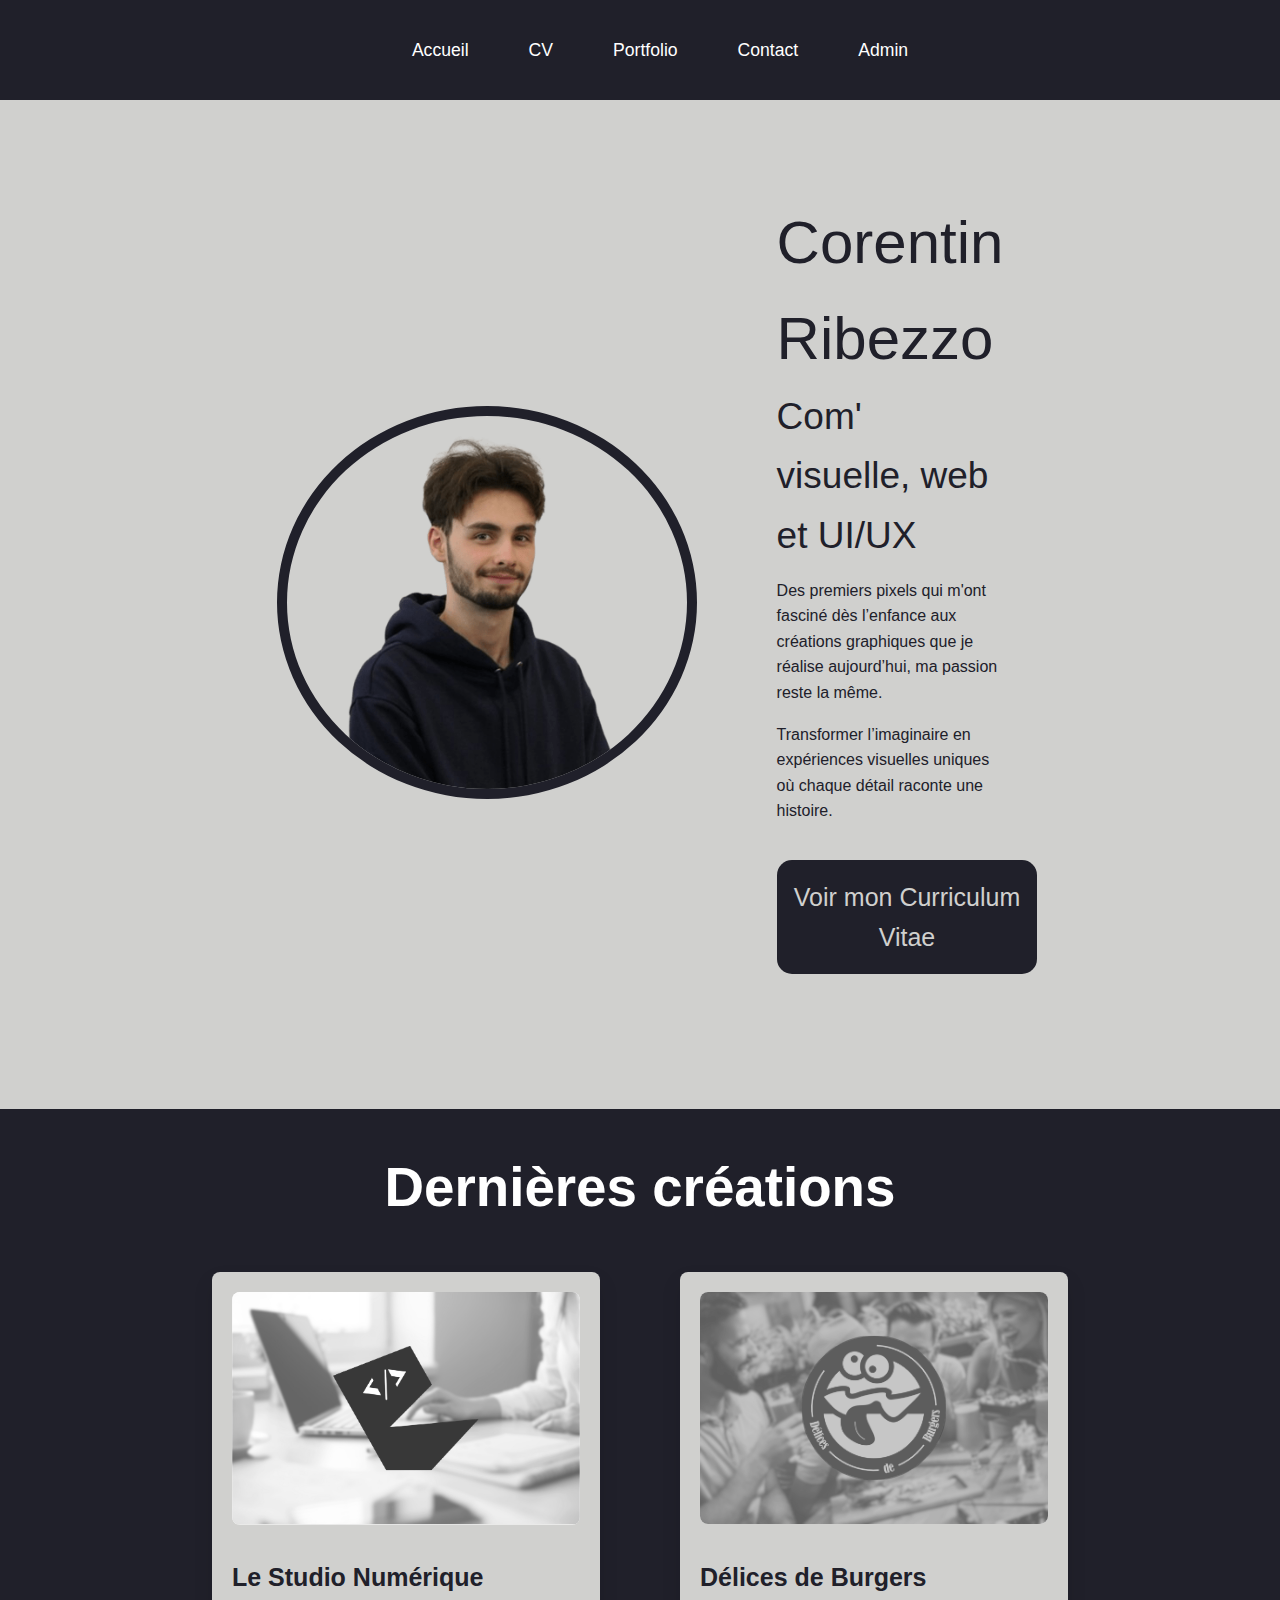
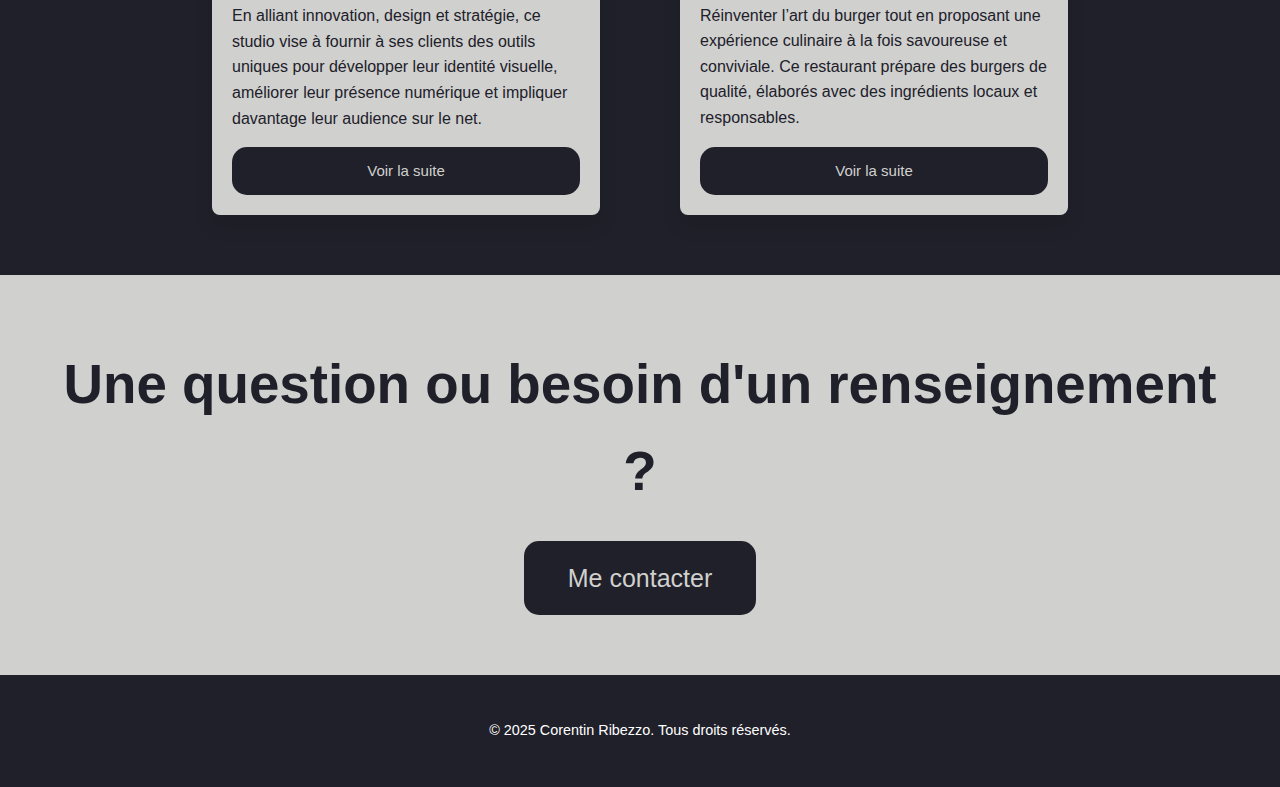
<file: index.html>
<!DOCTYPE HTML>
<html lang="fr">

<head>
    <meta charset="UTF-8">
    <meta name="viewport" content="width=device-width, initial-scale=1.0">
    <title>Corentin Ribezzo</title>
    <meta name="description" content="Découvrir mon parcours et mes dernières créations sur cette première page.">
    <meta name="author" content="Corentin Ribezzo">
    <meta name="keywords" content="CV, Portfolio, Contact, Webdesign, UI/UX, Communication Visuelle">
    <link rel="stylesheet" href="./styles/styles.css">
    <link rel="icon" href="./images/favicon.ico" type="image/x-icon">
    <link rel="preload" href="./images/photo_profil_460.png" as="image">

    <meta property="og:url" content="https://corentinrbz.github.io/">
    <meta property="og:type" content="website">
    <meta property="og:title" content="Corentin Ribezzo">
    <meta property="og:description" content="Site personnel de Corentin Ribezzo. Venez me découvrir !">
    <meta property="og:image" content="https://corentinrbz.github.io/images/photo_profil_460.png">
    <meta property="og:image:alt" content="Aperçu du portfolio de Corentin Ribezzo">

    <meta name="twitter:card" content="summary_large_image">
    <meta name="twitter:title" content="Corentin Ribezzo">
    <meta name="twitter:description" content="Découvrez mon parcours via mon portfolio en ligne.">
    <meta name="twitter:image" content="https://corentinrbz.github.io/images/photo_profil_460.png">
</head>
<!-- Google tag (gtag.js) -->
<script async src="https://www.googletagmanager.com/gtag/js?id=G-2MKP0JYMQQ"></script>
<script>
  window.dataLayer = window.dataLayer || [];
  function gtag(){dataLayer.push(arguments);}
  gtag('js', new Date());

  gtag('config', 'G-2MKP0JYMQQ');
</script>

<body>
    <header class="entete">
        <div class="conteneur">
            <nav class="navigation" role="navigation" aria-label="Menu de navigation">
                <ul class="liens">
                    <li><a href="index.html">Accueil</a></li>
                    <li><a href="cv.html">CV</a></li>
                    <li><a href="portfolio.html">Portfolio</a></li>
                    <li><a href="contact.html">Contact</a></li>
                    <li><a href="login.php" rel="nofollow">Admin</a></li>
                </ul>
            </nav>
        </div>
    </header>
    <main>
        <div class="container" itemscope itemtype="https://schema.org/Person">
            <div class="flex-left">
                <img src="./images/photo_profil_460.png" alt="Photo de profil" class="photo-profil">
            </div>
            <div class="flex-right">
                <p class="nom-prenom">Corentin Ribezzo</p>
                <p class="description-domaines">Com' visuelle, web et UI/UX</p>
                <div class="presentation">
                    <p>Des premiers pixels qui m'ont fasciné dès l’enfance aux créations graphiques que je réalise
                        aujourd’hui, ma passion reste la même.</p>
                    <p>Transformer l’imaginaire en expériences visuelles uniques où chaque détail raconte une histoire.
                    </p>
                </div>
                <a href="cv.html" class="bouton-decouvrir1">Voir mon Curriculum Vitae</a>
            </div>
        </div>
        <section class="section-contenu">
            <header class="titre-contenu">
                <h2>Dernières créations</h2>
            </header>
            <div class="articles-flex">
                <article class="article" itemscope itemtype="https://schema.org/Article">
                    <a class="image"><img class="img-article" src="images/logo_lsn.svg"
                            alt="Logotype de Le Studio Numérique" /></a>
                    <h3 class="nom-article">Le Studio Numérique </h3>
                    <p> En alliant innovation, design et stratégie, ce studio vise à fournir à ses clients des outils
                        uniques pour développer leur identité visuelle, améliorer leur présence numérique et impliquer
                        davantage leur audience sur le net.</p>
                    <a href="portfolio.html" class="bouton-decouvrir3">Voir la suite</a>
                </article>
                <article class="article" itemscope itemtype="https://schema.org/Article">
                    <a class="image"><img class="img-article" src="images/logo_ddb.svg"
                            alt="Logotype de Délices de Burgers" /></a>
                    <h3 class="nom-article">Délices de Burgers</h3>
                    <p> Réinventer l’art du burger tout en proposant une expérience culinaire à la fois savoureuse et
                        conviviale. Ce restaurant prépare des burgers de qualité, élaborés avec des ingrédients locaux
                        et responsables.</p>
                    <a href="portfolio.html" class="bouton-decouvrir3">Voir la suite</a>
                </article>
            </div>
        </section>
        <section class="section-contenu2">
            <header class="titre-contenu2">
                <h2>Une question ou besoin d'un renseignement ?</h2>
            </header>
            <div class="articles-flex2">
                <article class="article2">
                    <a href="contact.html" class="bouton-decouvrir4">Me contacter</a>
                </article>
            </div>
        </section>
    </main>
    <footer id="footer">
        <p class="copyright">&copy; 2025 Corentin Ribezzo. Tous droits réservés.</p>
    </footer>
</body>

</html>
</file>
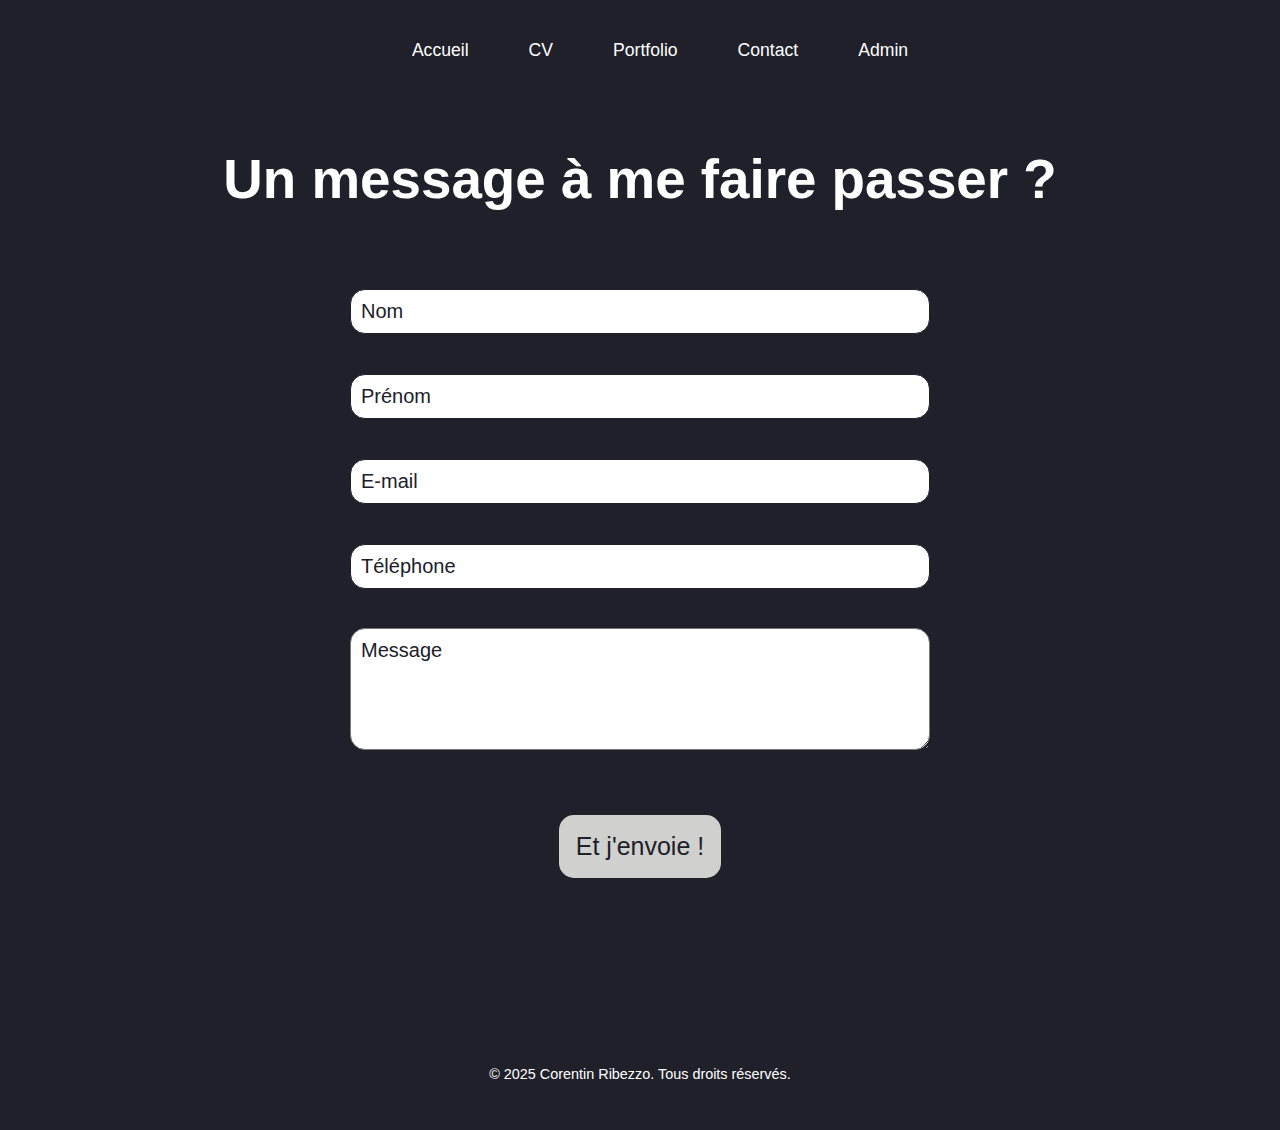
<file: contact.html>
<!DOCTYPE HTML>
<html lang="fr">

<head>
    <meta charset="UTF-8">
    <meta name="viewport" content="width=device-width, initial-scale=1.0">
    <title>Corentin Ribezzo</title>
    <link rel="stylesheet" href="./styles/styles.css">
    <meta name="description" content="Une question ou besoin d'un renseignement sur mon parcours et mes objectifs ? Contactez-moi directement depuis ce mini formulaire.">
    <meta name="author" content="Corentin Ribezzo">
    <meta name="keywords" content="Contact, réponses, questions, infos, parcours">
    <link rel="icon" href="./images/favicon.ico" type="image/x-icon">

    <meta property="og:url" content="https://corentinrbz.github.io/">
    <meta property="og:type" content="website">
    <meta property="og:title" content="Corentin Ribezzo - Contact">
    <meta property="og:description" content="Découvrez mes créations en webdesign et communication visuelle.">
    <meta property="og:image" content="https://corentinrbz.github.io/images/preview.jpg">

    <meta name="twitter:card" content="summary_large_image">
    <meta name="twitter:title" content="Corentin Ribezzo - Portfolio">
    <meta name="twitter:description" content="Découvrez mes créations en webdesign et communication visuelle.">
    <meta name="twitter:image" content="https://corentinrbz.github.io/images/preview.jpg">
</head>
<!-- Google tag (gtag.js) -->
<script async src="https://www.googletagmanager.com/gtag/js?id=G-2MKP0JYMQQ"></script>
<script>
  window.dataLayer = window.dataLayer || [];
  function gtag(){dataLayer.push(arguments);}
  gtag('js', new Date());
  gtag('config', 'G-2MKP0JYMQQ');
</script>

<body>
    <header class="entete">
        <div class="conteneur">
            <nav class="navigation" role="navigation" aria-label="Menu de navigation">
                <ul class="liens">
                    <li><a href="index.html" class="actif">Accueil</a></li>
                    <li><a href="cv.html">CV</a></li>
                    <li><a href="portfolio.html">Portfolio</a></li>
                    <li><a href="contact.html">Contact</a></li>
                    <li><a href="login.php" rel="nofollow">Admin</a></li>
                </ul>
            </nav>
        </div>
    </header>

    <main>
        <section class="section-contenu">
            <header class="titre-contenu">
                <h2>Un message à me faire passer ?</h2>
    
                <form class="formulaire-ajout" action="contact.php" method="post">
                    <div class="flex-saisie-contact">
                        <input id="nom" name="nom" aria-label="Nom" type="text" required placeholder="Nom">
                    </div>
    
                    <div class="flex-saisie-contact">
                        <input id="prenom" name="prenom" aria-label="Prénom" type="text" required placeholder="Prénom">
                    </div>
    
                    <div class="flex-saisie-contact">
                        <input id="email" name="email" aria-label="E-mail" type="email" required placeholder="E-mail">
                    </div>
    
                    <div class="flex-saisie-contact">
                        <input id="telephone" name="telephone" aria-label="Téléphone" type="tel" placeholder="Téléphone">
                    </div>
    
                    <div class="flex-saisie-contact">
                        <textarea id="message" name="message" aria-label="Message" required
                            placeholder="Message"></textarea>
                    </div>
                    <br> <br>
    
                    <button class="bouton-decouvrir5" type="submit">Et j'envoie !</button>
                </form>
            </header>
        </section>
        <script> //script pour pop up
            // success 1 presennt ?
            if (window.location.search.includes("success=1")) {
                alert("Message transmis. Je reviens vers vous au plus vite ;)");
                history.replaceState(null, "", window.location.pathname); // eviter qye le pop up s'affiche encore apres rafraichissement
            }
        </script>
    </main>

    <footer id="footer">
        <p class="copyright">&copy; 2025 Corentin Ribezzo. Tous droits réservés.</p>
    </footer>
</body>

</html>
</file>
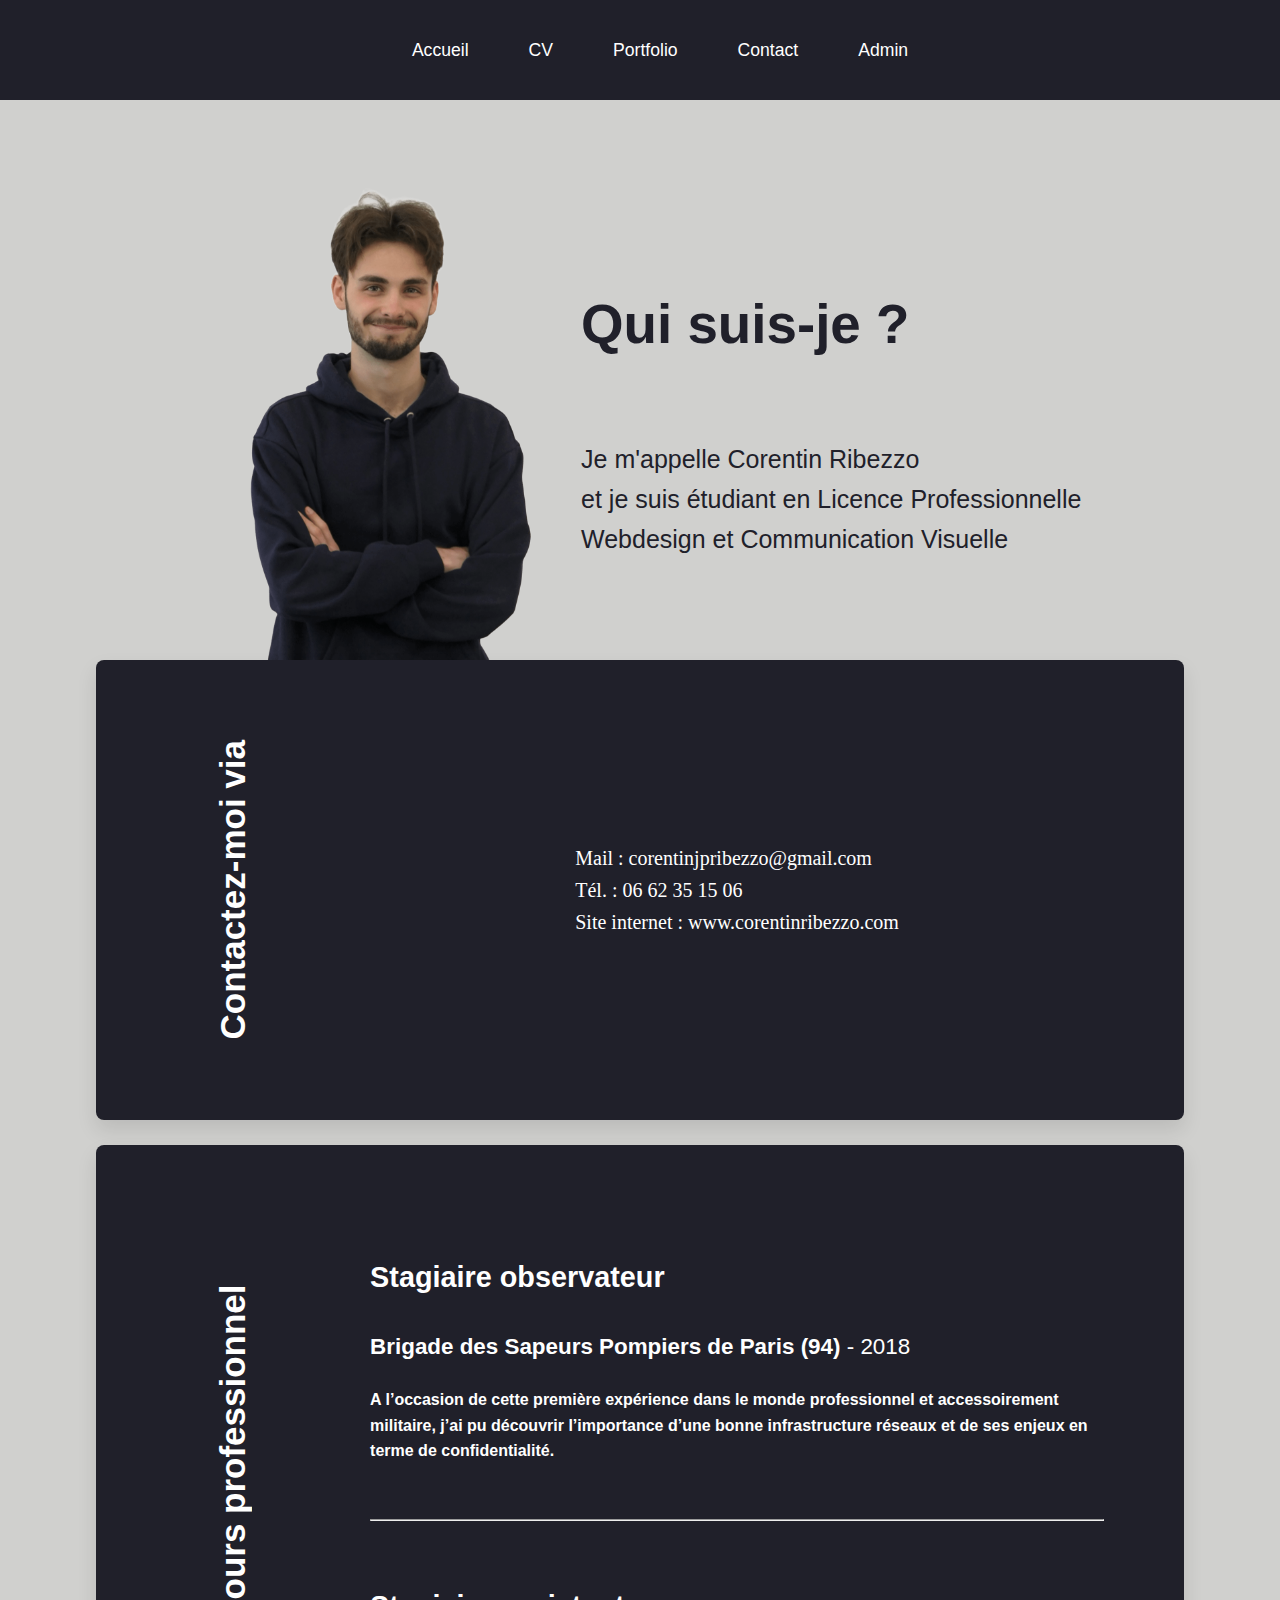
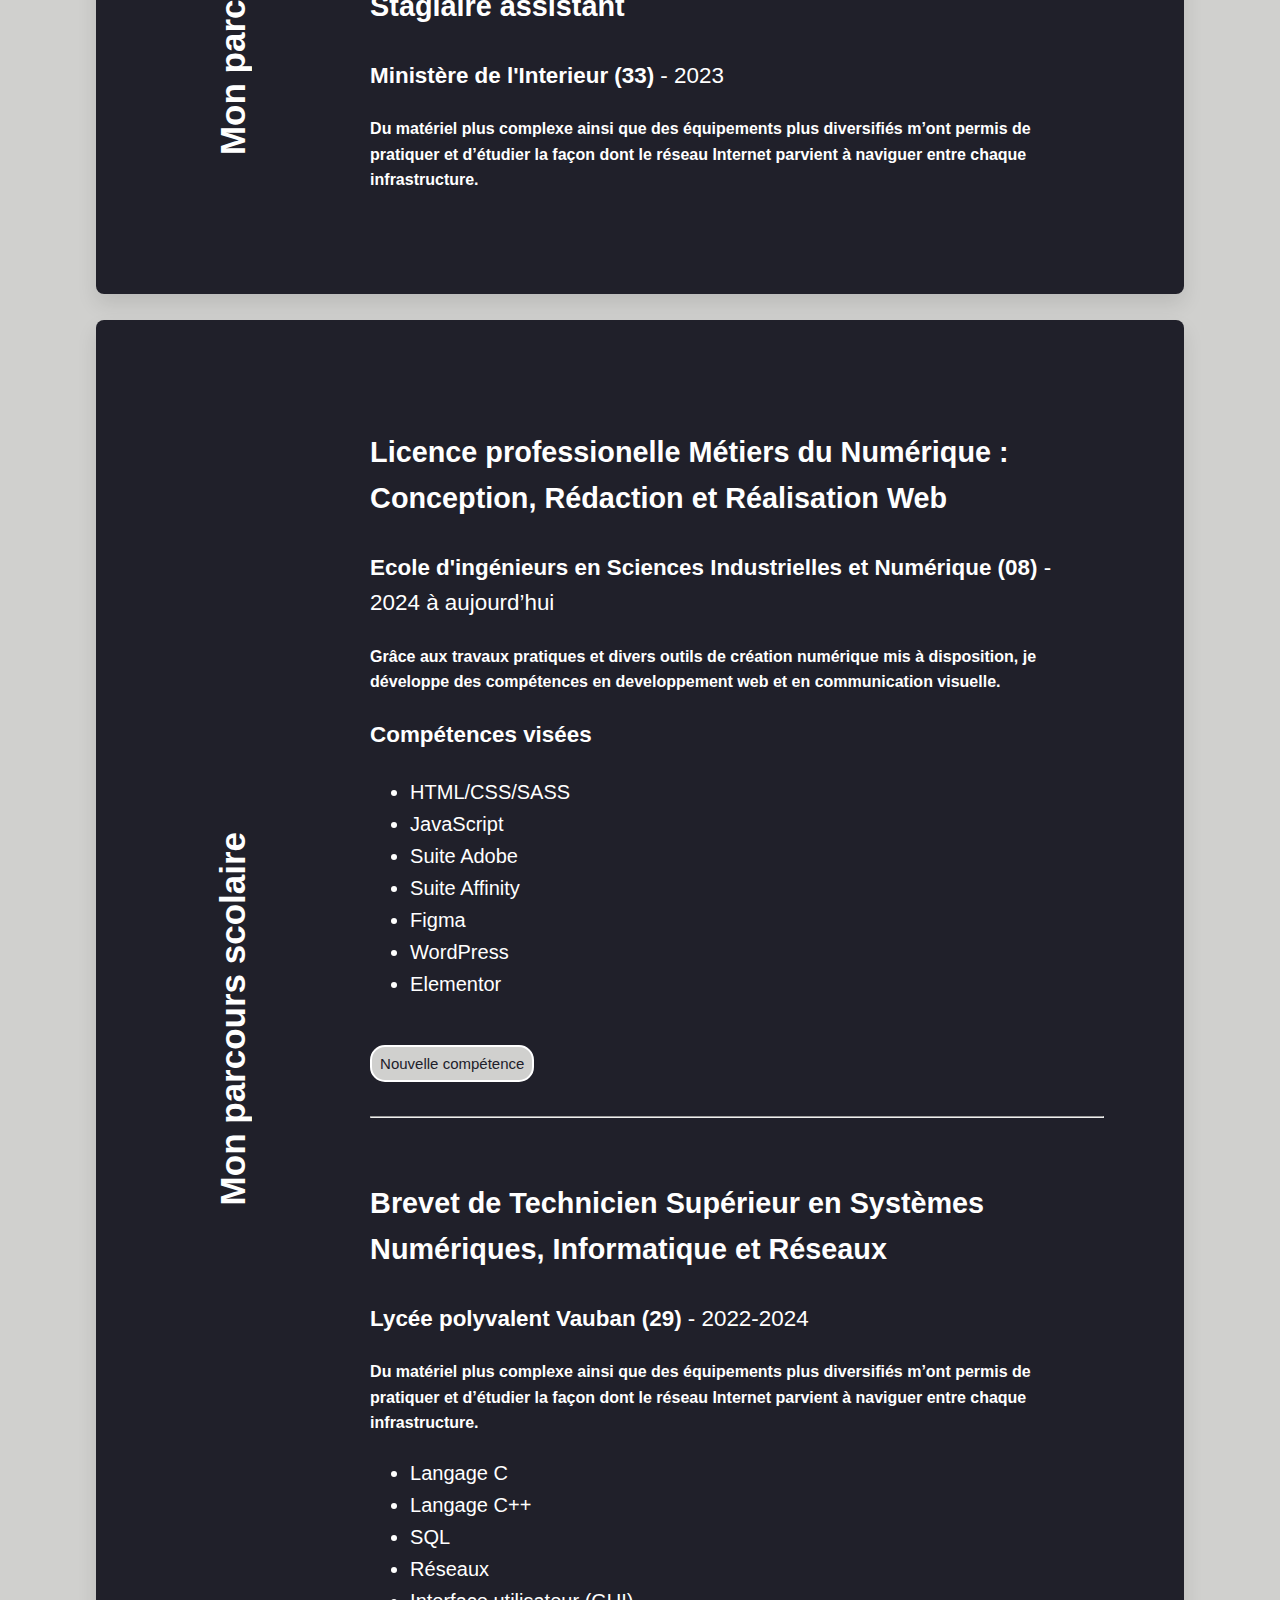
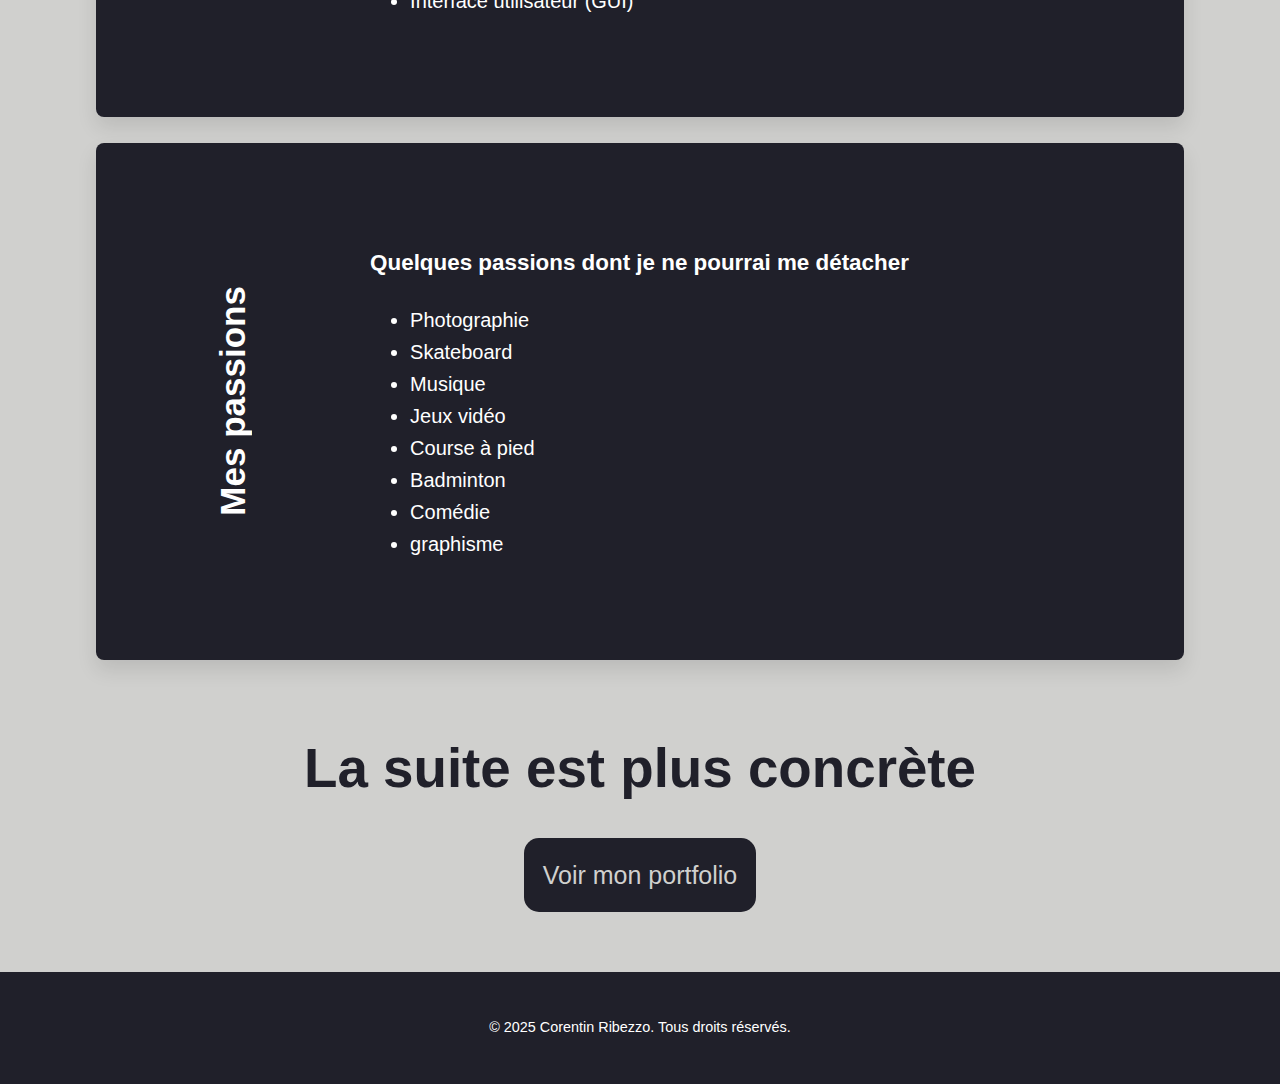
<file: cv.html>
<!DOCTYPE HTML>
<html lang="fr">

<head>
    <meta charset="UTF-8">
    <meta name="viewport" content="width=device-width, initial-scale=1.0">
    <title>Corentin Ribezzo</title>
    <link rel="stylesheet" href="./styles/styles.css">
    <meta name="description" content="Découvir mon Curriculum Vitae sur cette brève page de présentation, comprenant mon parcours scolaire et professionnel. ">
    <meta name="author" content="Corentin Ribezzo">
    <meta name="keywords" content="CV, Scolaire, Professionnel">
    <link rel="icon" href="./images/favicon.ico" type="image/x-icon">
    <link rel="preload" href="./images/photo_profil_460.png" as="image">

    <meta property="og:url" content="https://corentinrbz.github.io/">
    <meta property="og:type" content="website">
    <meta property="og:title" content="Corentin Ribezzo">
    <meta property="og:description" content="Site personnel de Corentin Ribezzo. Venez me découvrir !">
    <meta property="og:image" content="https://corentinrbz.github.io/images/photo_profil_460.png">
    <meta property="og:image:alt" content="Aperçu du portfolio de Corentin Ribezzo">

    <meta name="twitter:card" content="summary_large_image">
    <meta name="twitter:title" content="Corentin Ribezzo">
    <meta name="twitter:description" content="Découvrez mon parcours via mon portfolio en ligne.">
    <meta name="twitter:image" content="https://corentinrbz.github.io/images/photo_profil_460.png">
</head>
<!-- Google tag (gtag.js) -->
<script async src="https://www.googletagmanager.com/gtag/js?id=G-2MKP0JYMQQ"></script>
<script>
  window.dataLayer = window.dataLayer || [];
  function gtag(){dataLayer.push(arguments);}
  gtag('js', new Date());

  gtag('config', 'G-2MKP0JYMQQ');
</script>

<body>
    <header class="entete">
        <div class="conteneur">
            <nav class="navigation" role="navigation" aria-label="Menu de navigation">
                <ul class="liens">
                    <li><a href="index.html">Accueil</a></li>
                    <li><a href="cv.html">CV</a></li>
                    <li><a href="portfolio.html">Portfolio</a></li>
                    <li><a href="contact.html">Contact</a></li>
                    <li><a href="login.php" rel="nofollow">Admin</a></li>
                </ul>
            </nav>
        </div>
    </header>
    <main>
        <section class="section-contenu-cv">
            <div class="grp-titre-cv">
                <img class="photo-cv" src="./images/IMG_0434.png" alt="Photo de Corentin Ribezzo">
                <div class="titre-contenu-cv">
                    <h2>Qui suis-je ?</h2>
                    <p class="description-titre-cv"> Je m'appelle Corentin Ribezzo <br>et je suis étudiant en Licence
                        Professionnelle <br>Webdesign et Communication Visuelle</p>
                </div>
            </div>
            <div class="articles-flex-cv">
                <h2 class="nom-article-cv">Contactez-moi via </h2>
                <p class="contact"> Mail : corentinjpribezzo@gmail.com <br>
                    Tél. : 06 62 35 15 06 <br>
                    Site internet : www.corentinribezzo.com
                </p>
            </div> <br>
            <div class="articles-flex-cv" itemscope itemtype="https://schema.org/JobPosting">
                <h2 class="nom-article-cv">Mon parcours professionnel </h2>
                <div class="experience">
                    <h3>Stagiaire observateur</h3>
                    <p><strong>Brigade des Sapeurs Pompiers de Paris (94)</strong> - 2018</p>
                    <h4> A l’occasion de cette première expérience dans le
                        monde professionnel et accessoirement militaire, j’ai
                        pu découvrir l’importance d’une bonne infrastructure
                        réseaux et de ses enjeux en terme de confidentialité.
                    </h4> <br>
                    <hr> <br>
                    <h3>Stagiaire assistant</h3>
                    <p><strong>Ministère de l'Interieur (33)</strong> - 2023</p>
                    <h4> Du matériel plus complexe ainsi que des
                        équipements plus diversifiés m’ont permis de
                        pratiquer et d’étudier la façon dont le réseau Internet
                        parvient à naviguer entre chaque infrastructure.
                    </h4>
                </div>
            </div> <br>
            <div class="articles-flex-cv" itemscope itemtype="https://schema.org/Person">
                <h2 class="nom-article-cv">Mon parcours scolaire </h2>
                <div class="experience">
                    <h3>Licence professionelle Métiers du Numérique : Conception, Rédaction et Réalisation Web</h3>
                    <p><strong>Ecole d'ingénieurs en Sciences Industrielles et Numérique (08)</strong> - 2024 à aujourd’hui
                    </p>
                    <h4> Grâce aux travaux pratiques et divers outils de création numérique mis à disposition, je développe
                        des compétences en developpement web et en communication visuelle.
                    </h4>
                    <p> <strong>Compétences visées</strong></p>
                    <ul id="liste">
                        <li class="base">HTML/CSS/SASS</li>
                        <li class="base">JavaScript</li>
                        <li class="base">Suite Adobe</li>
                        <li class="base">Suite Affinity</li>
                        <li class="base">Figma</li>
                        <li class="base">WordPress</li>
                        <li class="base">Elementor</li>
                    </ul>
                    <br>
                    <div class="flex-bouton-competences">
                        <button id="bouton-nouvelle-competence" class="bouton-action">Nouvelle compétence</button>
                    </div>
                    <form id="formulaire-ajout" style="display: none">
                        <div class="flex-saisie-competences">
                            <label
                                style="color: white; font-family: Arial, Helvetica, sans-serif; font-size: 20px;">Nouvelle
                                compétence :</label>
                            <input type="text" id="nouvelle-competence" required>
                        </div><br>
                        <div class="flex-saisie-competences">
                            <label
                                style="color: white; font-family: Arial, Helvetica, sans-serif; font-size: 20px;">Description
                                (facultatif) :</label>
                            <input type="text" id="description-competence">
                        </div><br>
                        <div class="flex-saisie-competences">
                            <label style="color: white; font-family: Arial, Helvetica, sans-serif; font-size: 20px;">Niveau
                                :</label>
                            <select id="niveau-competence" required>
                                <option value="Débutant">Débutant</option>
                                <option value="Intermédiaire">Intermédiaire</option>
                                <option value="Avancé">Avancé</option>
                            </select>
                        </div>
                        <br>
                        <button type="submit" class="bouton-action">Enregistrer les modifications</button>
                    </form>
                    <script src="./scripts/script.js"></script>
                    <br>
                    <hr> <br>
                    <h3>Brevet de Technicien Supérieur en Systèmes Numériques, Informatique et Réseaux</h3>
                    <p><strong>Lycée polyvalent Vauban (29)</strong> - 2022-2024</p>
                    <h4> Du matériel plus complexe ainsi que des
                        équipements plus diversifiés m’ont permis de
                        pratiquer et d’étudier la façon dont le réseau Internet
                        parvient à naviguer entre chaque infrastructure.
                    </h4>
                    <ul id="liste">
                        <li class="base">Langage C</li>
                        <li class="base">Langage C++</li>
                        <li class="base">SQL</li>
                        <li class="base">Réseaux</li>
                        <li class="base">Interface utilisateur (GUI)</li>
                    </ul>
                </div>
            </div>
            <br>
            <div class="articles-flex-cv" itemscope itemtype="https://schema.org/Person">
                <h2 class="nom-article-cv">Mes passions </h2>
                <div class="experience">
                    <p> <strong>Quelques passions dont je ne pourrai me détacher</strong></p>
                    <ul id="liste">
                        <li class="base">Photographie</li>
                        <li class="base">Skateboard</li>
                        <li class="base">Musique</li>
                        <li class="base">Jeux vidéo</li>
                        <li class="base">Course à pied</li>
                        <li class="base">Badminton</li>
                        <li class="base">Comédie</li>
                        <li class="base">graphisme</li>
                    </ul>
                </div>
            </div>
        </section>
        <section class="section-contenu2">
            <header class="titre-contenu2">
                <h2>La suite est plus concrète</h2>
            </header>
            <div class="articles-flex2">
                <article class="article2">
                    <a href="portfolio.html" class="bouton-decouvrir4">Voir mon portfolio</a>
                </article>
            </div>
        </section>
    </main>
    
    <footer id="footer">
        <p class="copyright">&copy; 2025 Corentin Ribezzo. Tous droits réservés.</p>
    </footer>
</body>

</html>
</file>
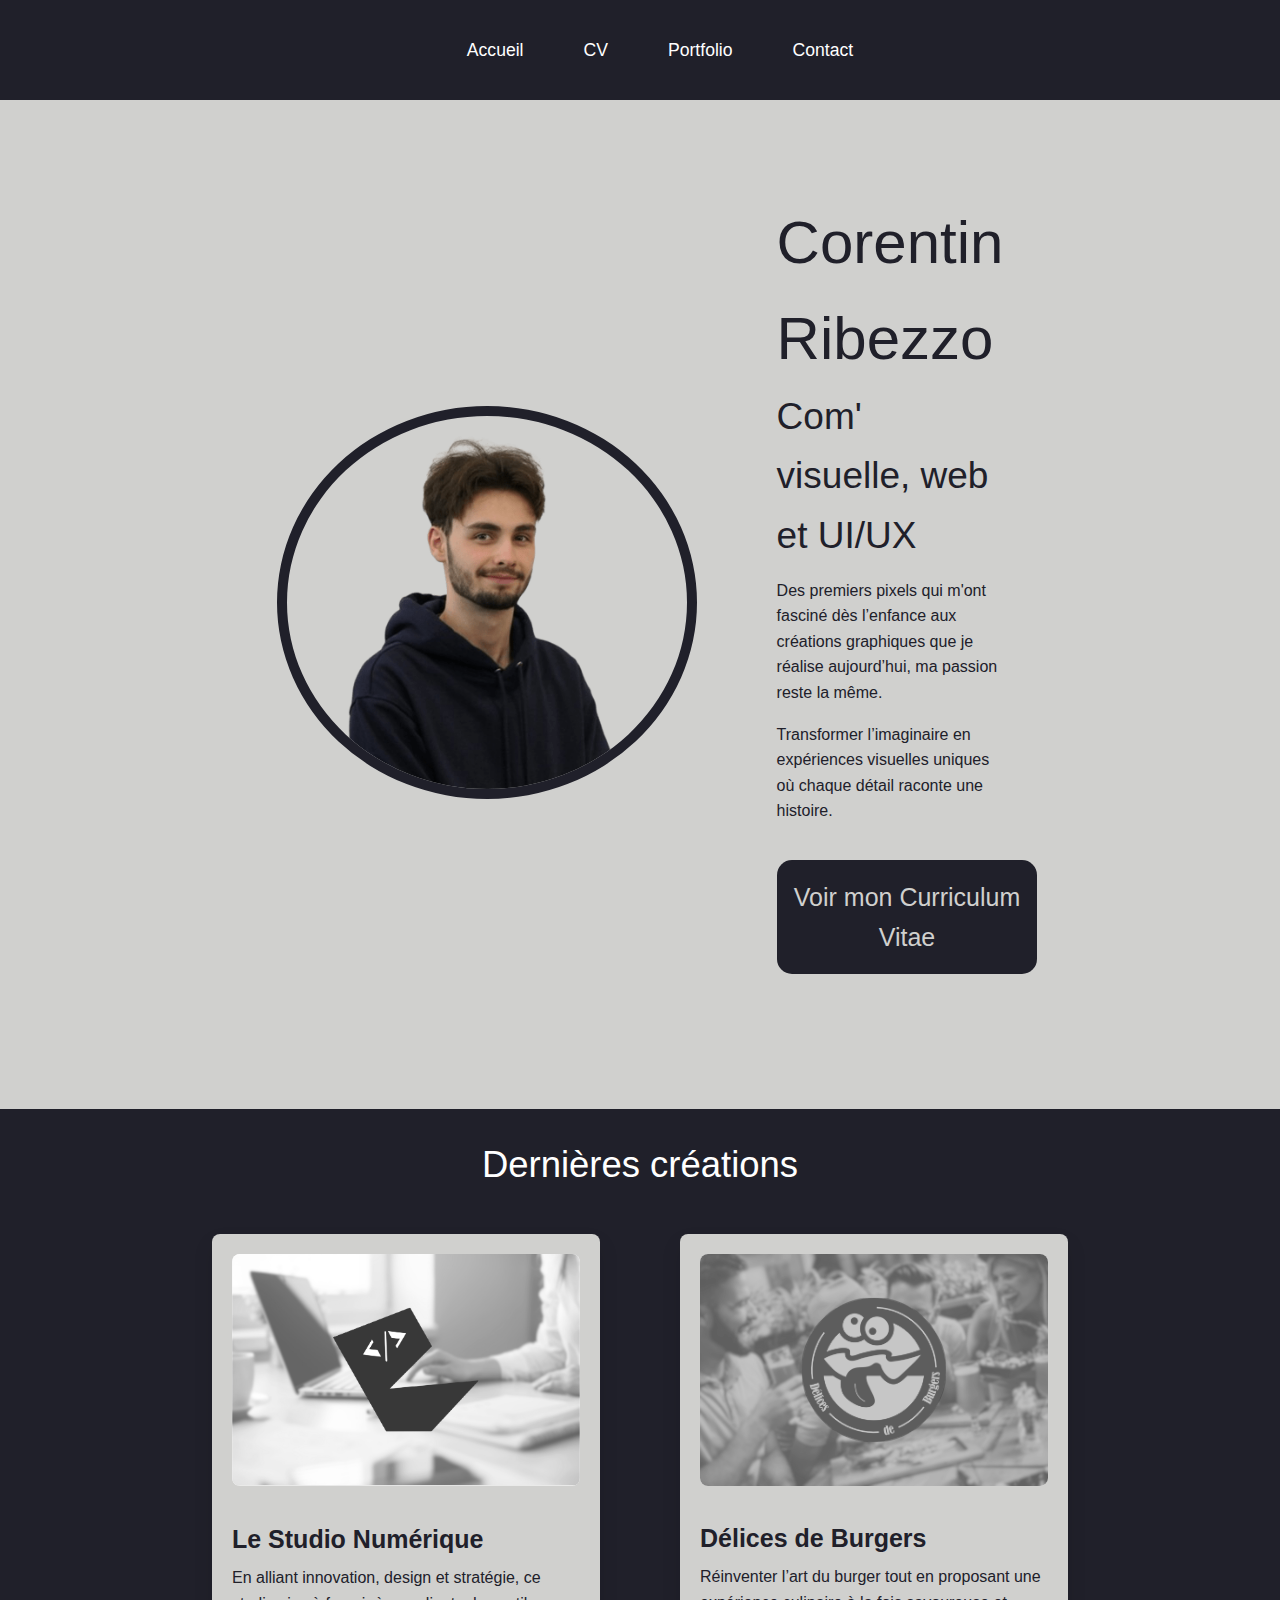
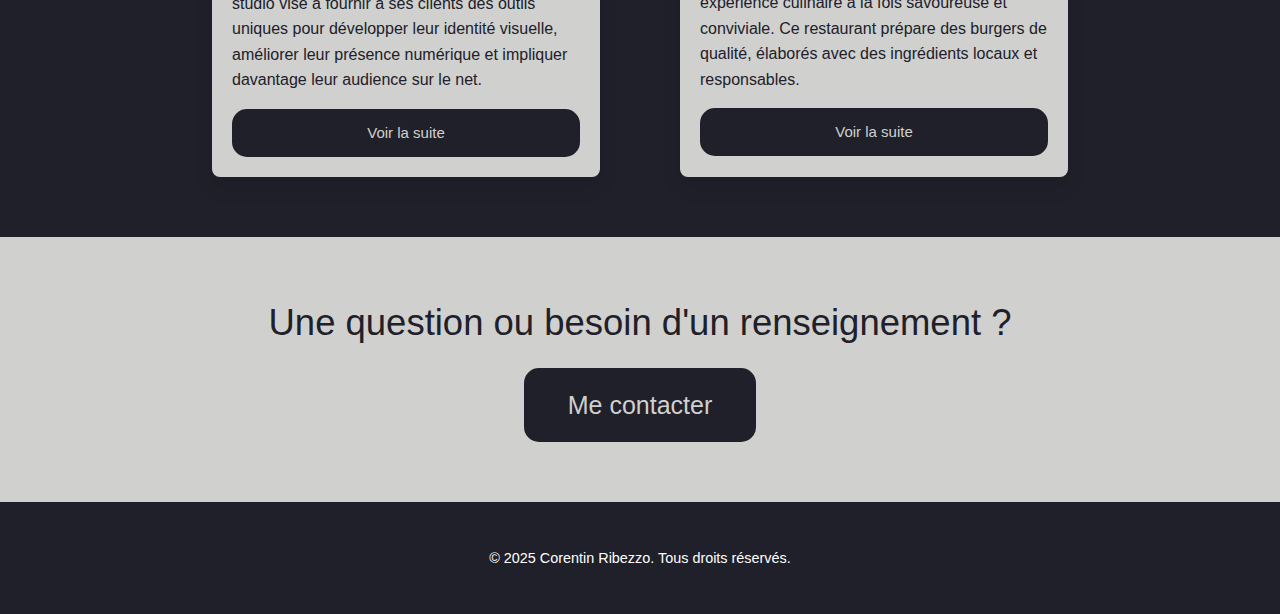
<file: index2.html>
<!DOCTYPE HTML>
<html lang="fr">
<head>
    <meta charset="UTF-8">
    <meta name="viewport" content="width=device-width, initial-scale=1.0">
    <title>Corentin Ribezzo</title>
    <meta name= "description" content="Découvir mon parcours et mes dernières créations sur cette première page. ">
    <meta name="author" content="Corentin Ribezzo">
    <meta name="keywords" content="CV, Portfolio, Contact">
    <link rel="stylesheet" href="./styles/styles.css">
    <link rel="icon" href="./images/favicon.ico" type="image/x-icon">
    <meta property="og:url" content="https://corentinrbz.github.io/">
    <meta property="og:type" content="article">
    <meta property="og:title" content="Corentin Ribezzo">
    <meta property="og:description" content="Site personnel de Corentin Ribezzo. Découvrir davantage !" />
    
</head>
<body>

    <header class="entete">
        <div class="conteneur">
            <nav class="navigation">
                <ul class="liens">
                    <li><a href="index.html">Accueil</a></li>
                    <li><a href="cv.html">CV</a></li>
                    <li><a href="portfolio.html">Portfolio</a></li>
                    <li><a href="contact.html">Contact</a></li>
                </ul>
            </nav>
        </div>
    </header>

    <div class="container">
        <div class="flex-left">
            <img src="./images/photo_profil_460.png" alt="Photo de profil" class="photo-profil">
        </div>
        <div class="flex-right">
                <p class="nom-prenom">Corentin Ribezzo</p>
                <p class="description-domaines">Com' visuelle, web et UI/UX</p>
            <div class="presentation">
                <p>Des premiers pixels qui m'ont fasciné dès l’enfance aux créations graphiques que je réalise aujourd’hui, ma passion reste la même.</p>
                <p>Transformer l’imaginaire en expériences visuelles uniques où chaque détail raconte une histoire.</p>
            </div>
            <div class="decouvrir">
                <a href="cv.html" class="bouton-decouvrir1">Voir mon Curriculum Vitae</a>
            </div>
        </div>
    </div>

    <section class="section-contenu">
        <header class="titre-contenu">
            <p>Dernières créations</p>
        </header>
        <div class="articles-flex">
            <article class="article">
                <a class="image"><img class="img-article" src="images/logo_lsn.svg" alt="Logotype de Le Studio Numérique" /></a>
                <h3 class="nom-article">Le Studio Numérique </h3>
                <p> En alliant innovation, design et stratégie, ce studio vise à fournir à ses clients des outils uniques pour développer leur identité visuelle, améliorer leur présence numérique et impliquer davantage leur audience sur le net.</p>
                <a href="portfolio.html" class="bouton-decouvrir3">Voir la suite</a>
            </article>
            <article class="article">
                <a class="image"><img class="img-article" src="images/logo_ddb.svg" alt="Logotype de Délices de Burgers" /></a>
                <h3 class="nom-article">Délices de Burgers</h3>
                <p> Réinventer l’art du burger tout en proposant une expérience culinaire à la fois savoureuse et conviviale. Ce restaurant prépare des burgers de qualité, élaborés avec des ingrédients locaux et responsables.</p>
                <a href="portfolio.html" class="bouton-decouvrir3">Voir la suite</a>
            </article>
        </div>
    </section>
    
    <section class="section-contenu2">
        <header class="titre-contenu2">
            <p>Une question ou besoin d'un renseignement ?</p>
        </header>
        <div class="articles-flex2">
            <article class="article2">
                <a href="contact.html" class="bouton-decouvrir4">Me contacter</a>
            </article>
        </div>
    </section>

    <footer id="footer">
        <p class="copyright">&copy; 2025 Corentin Ribezzo. Tous droits réservés.</p>
    </footer>

</body>
</html>
</file>
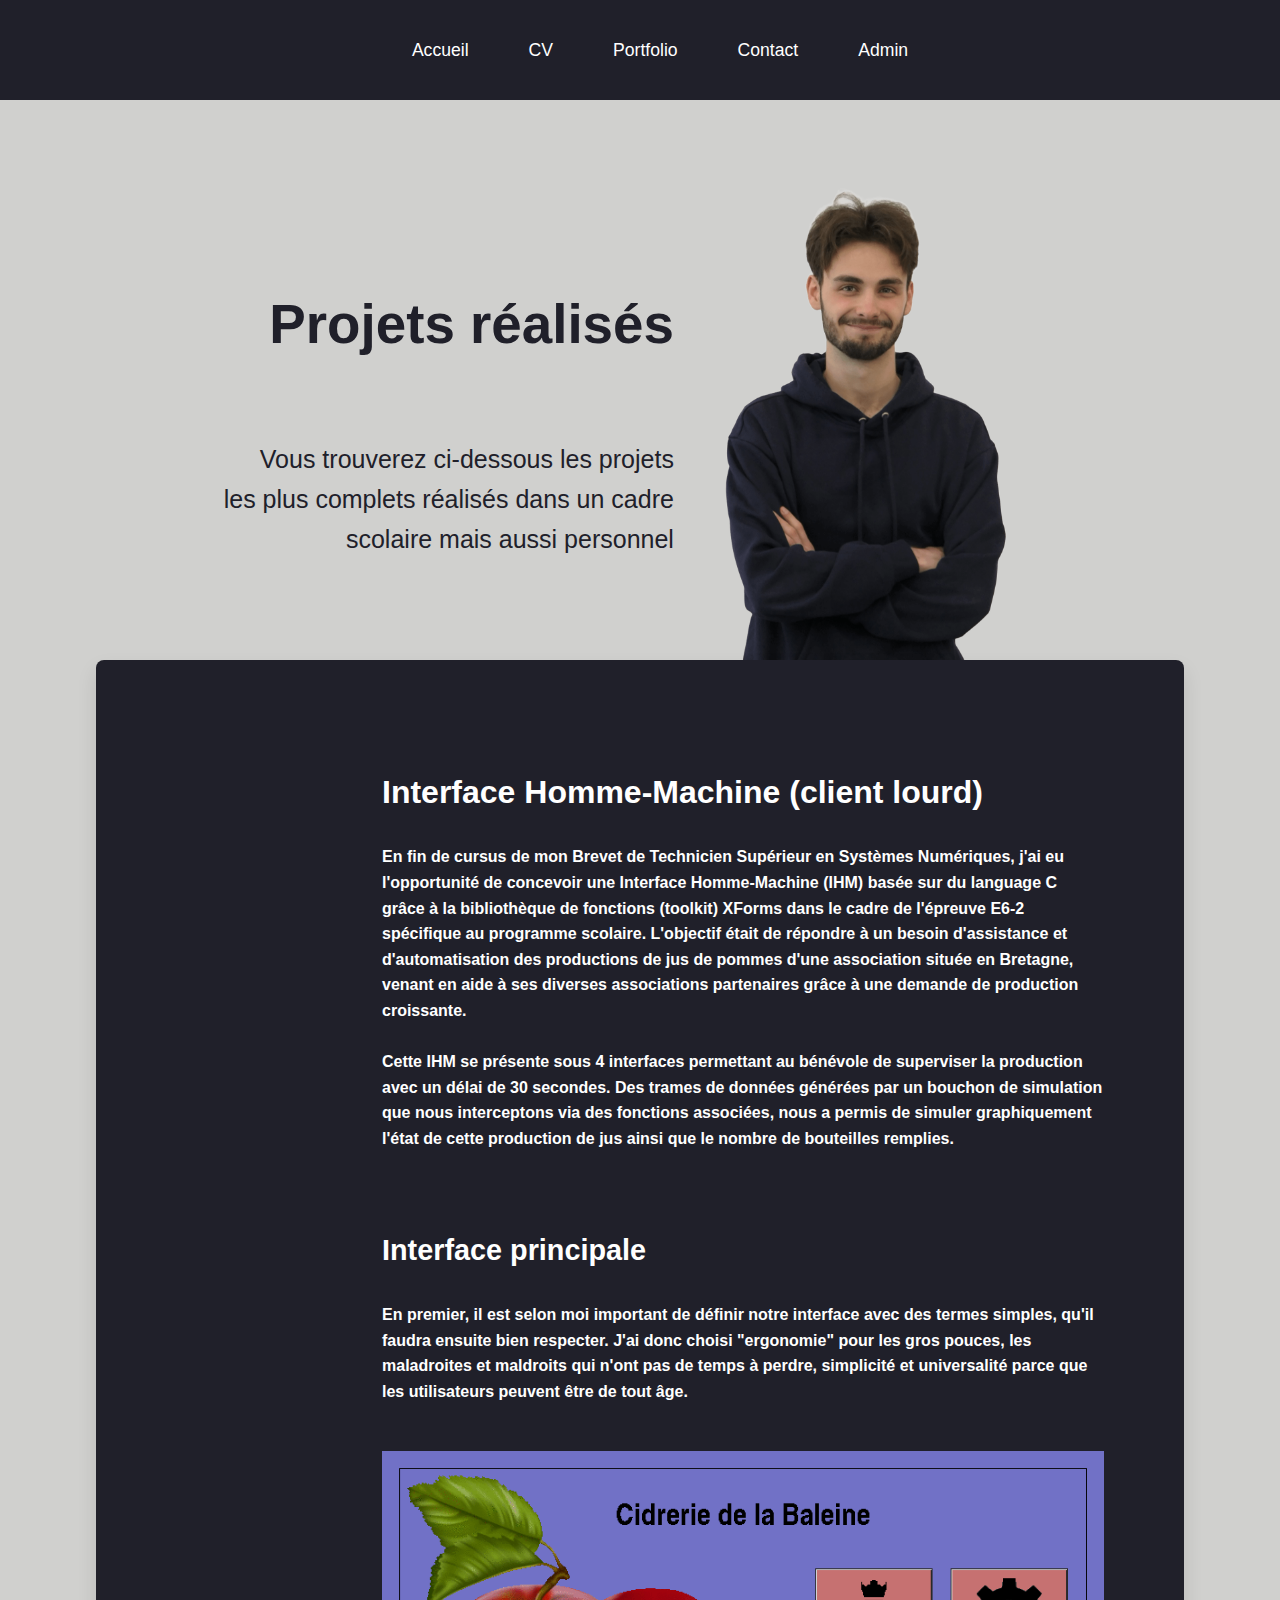
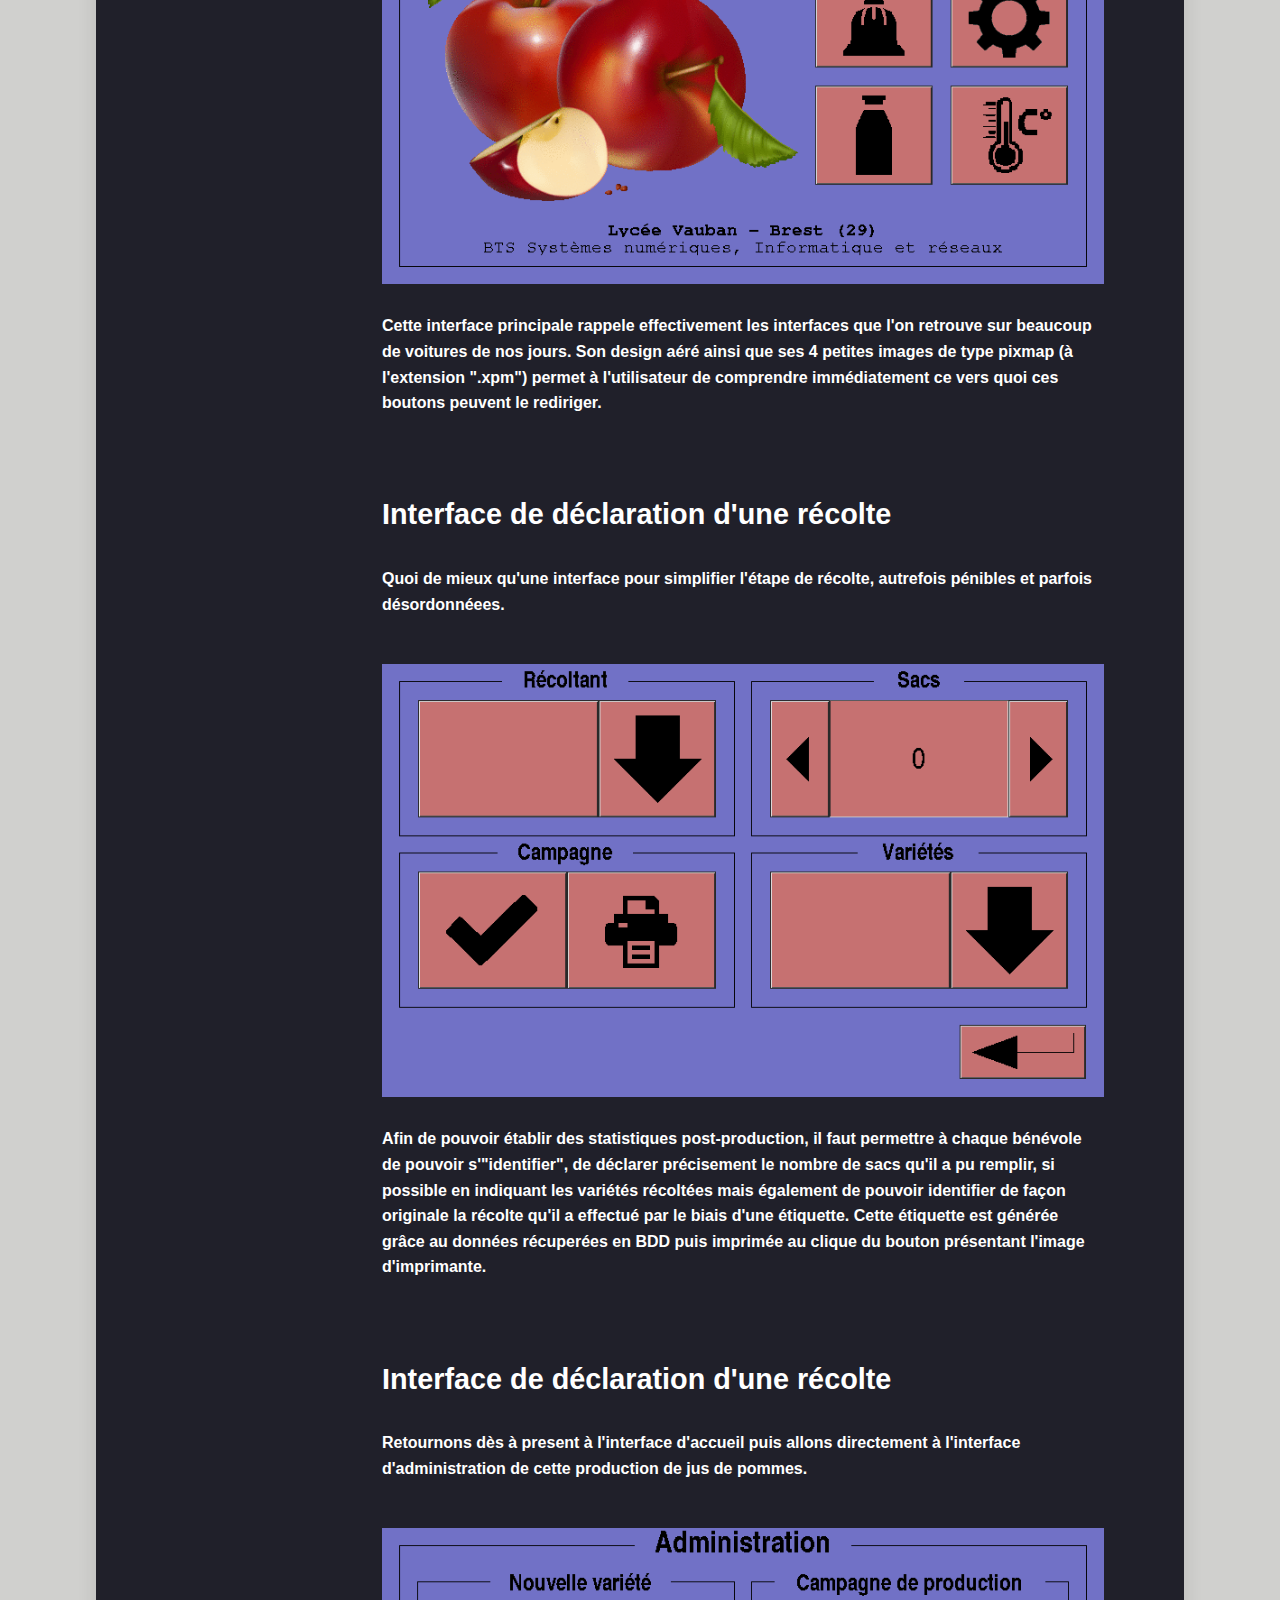
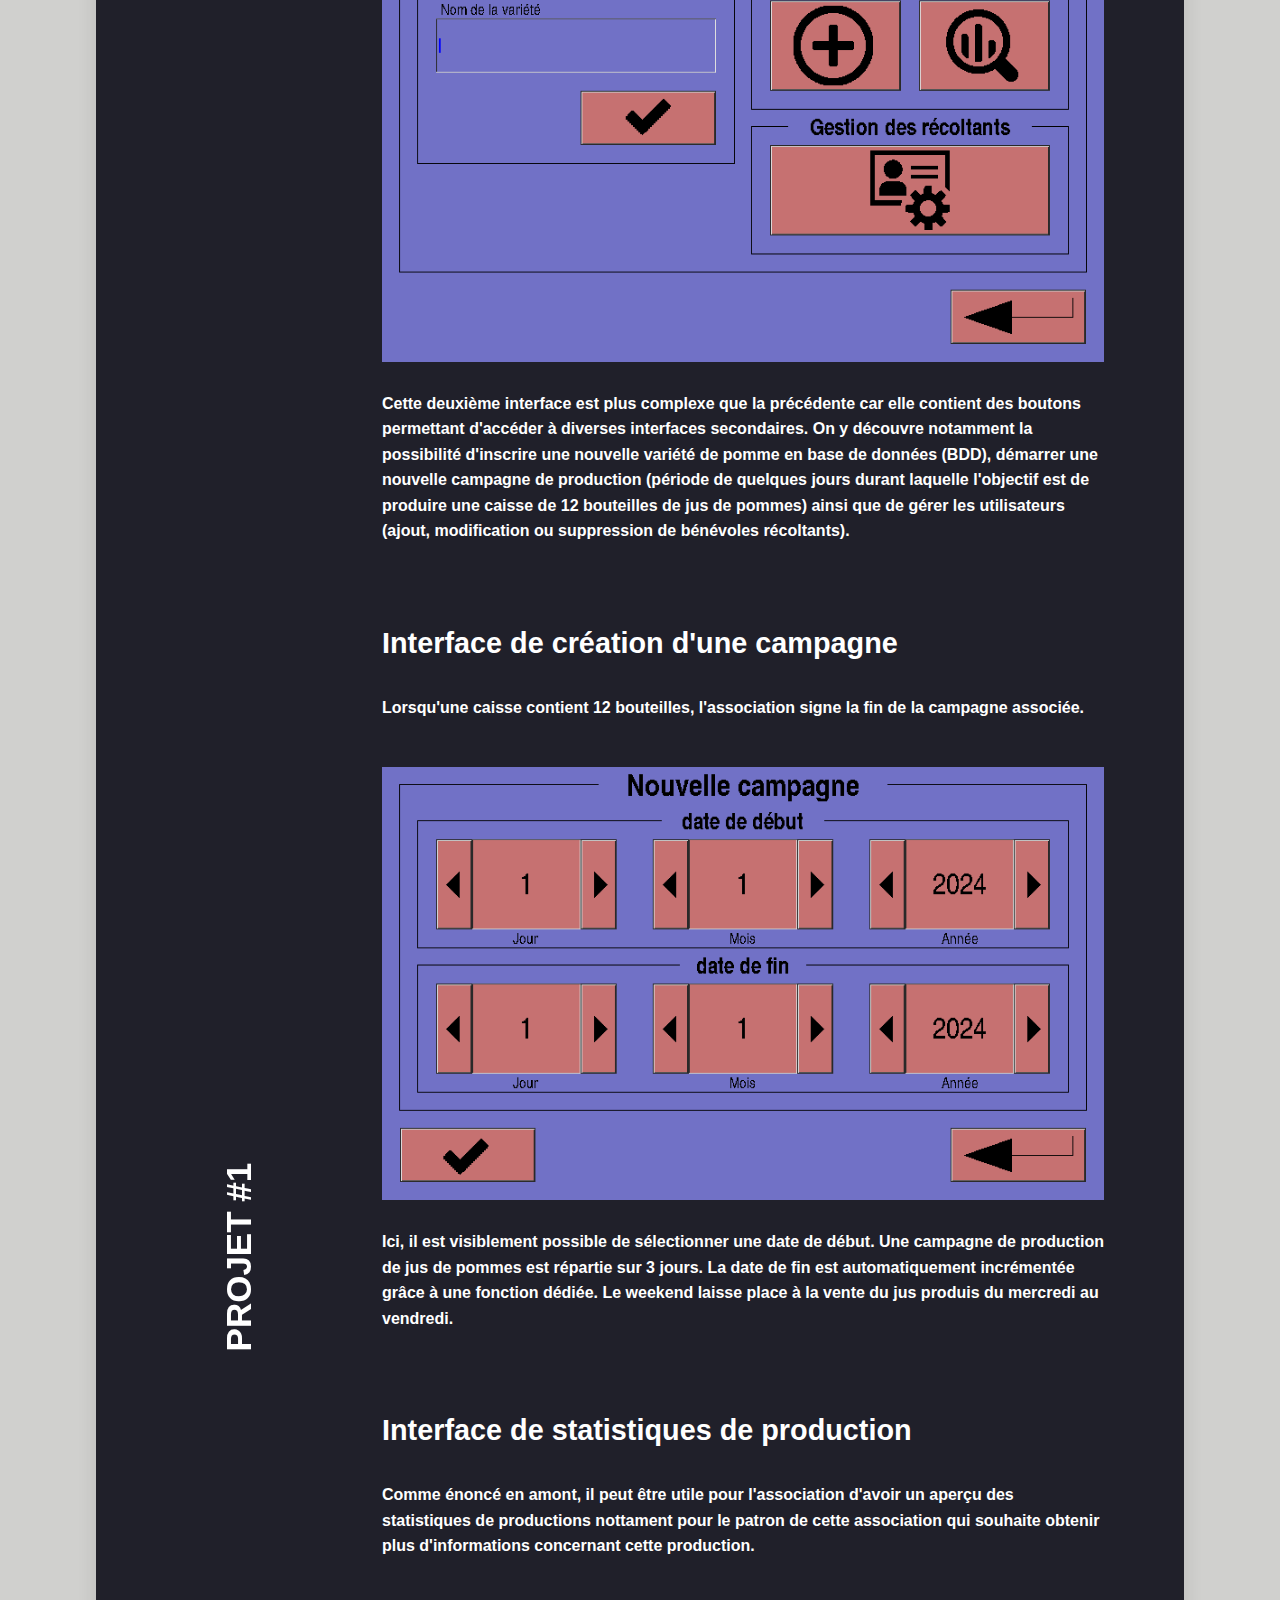
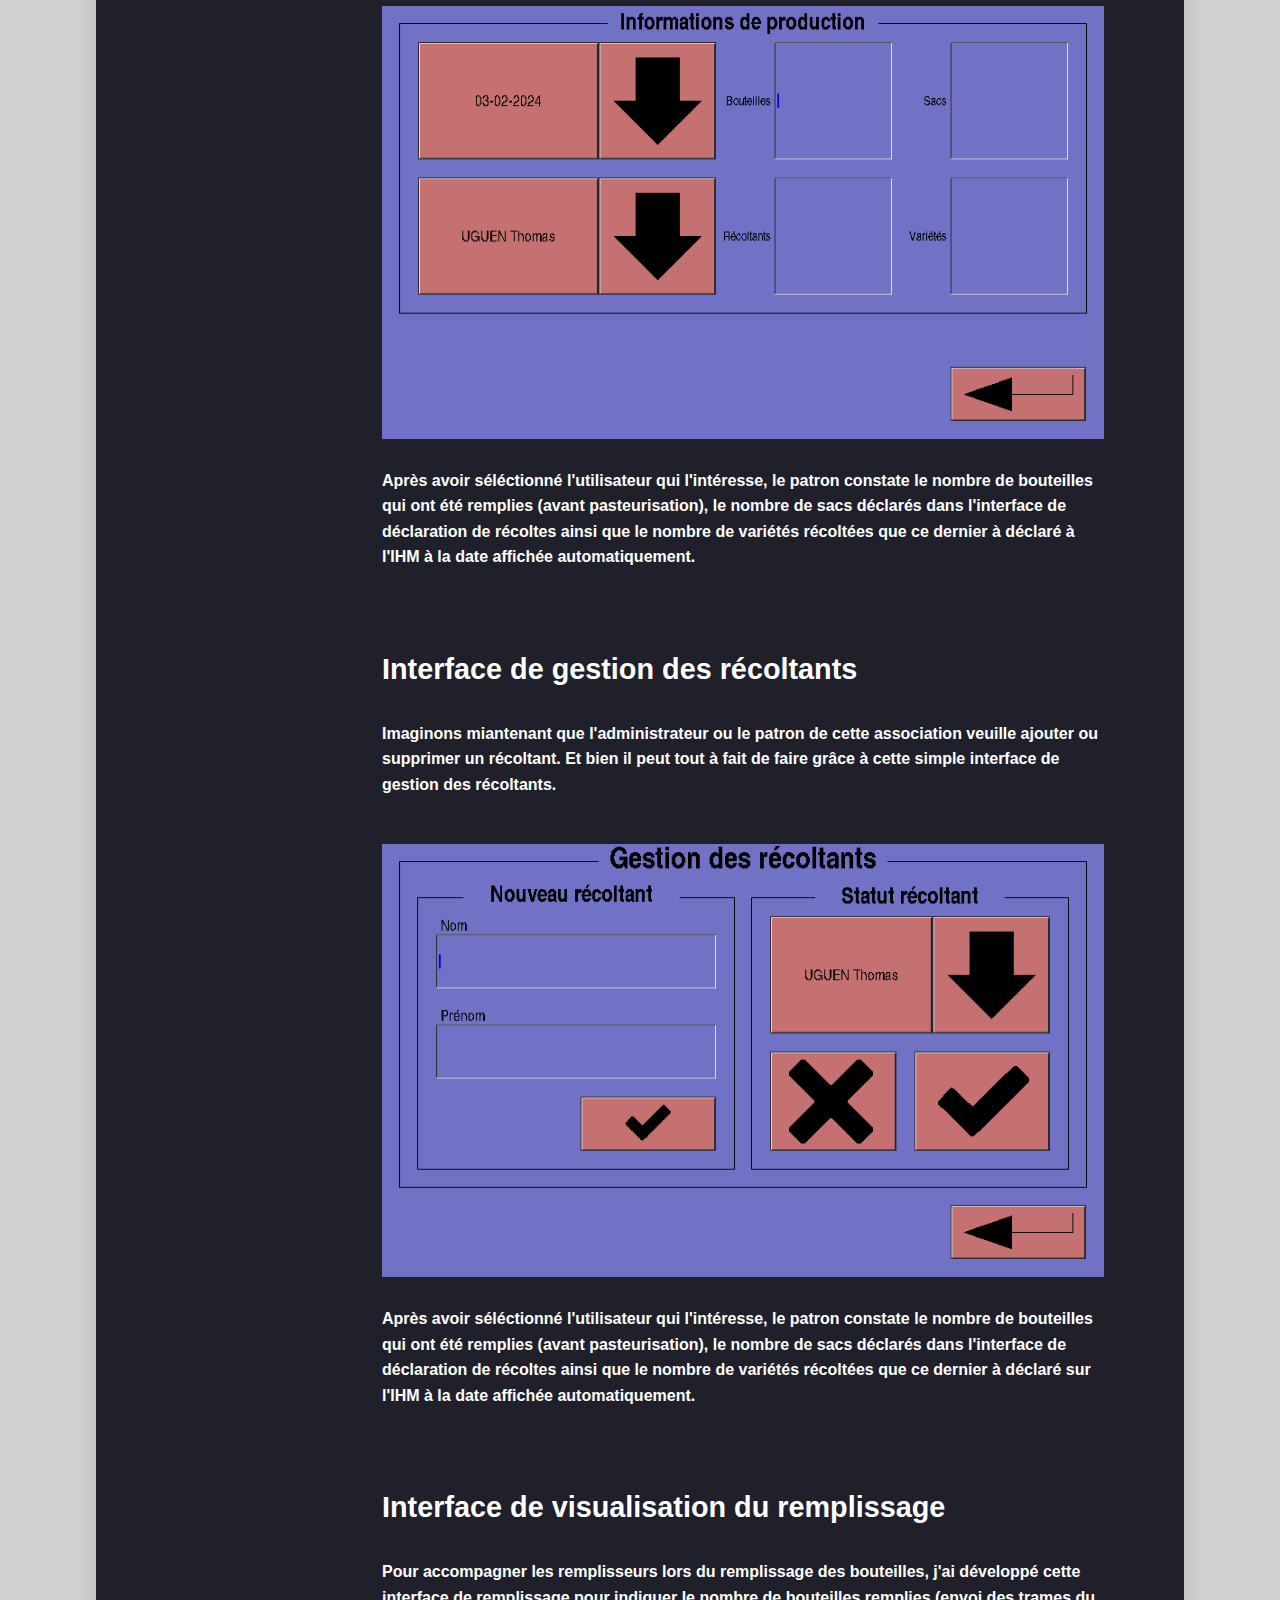
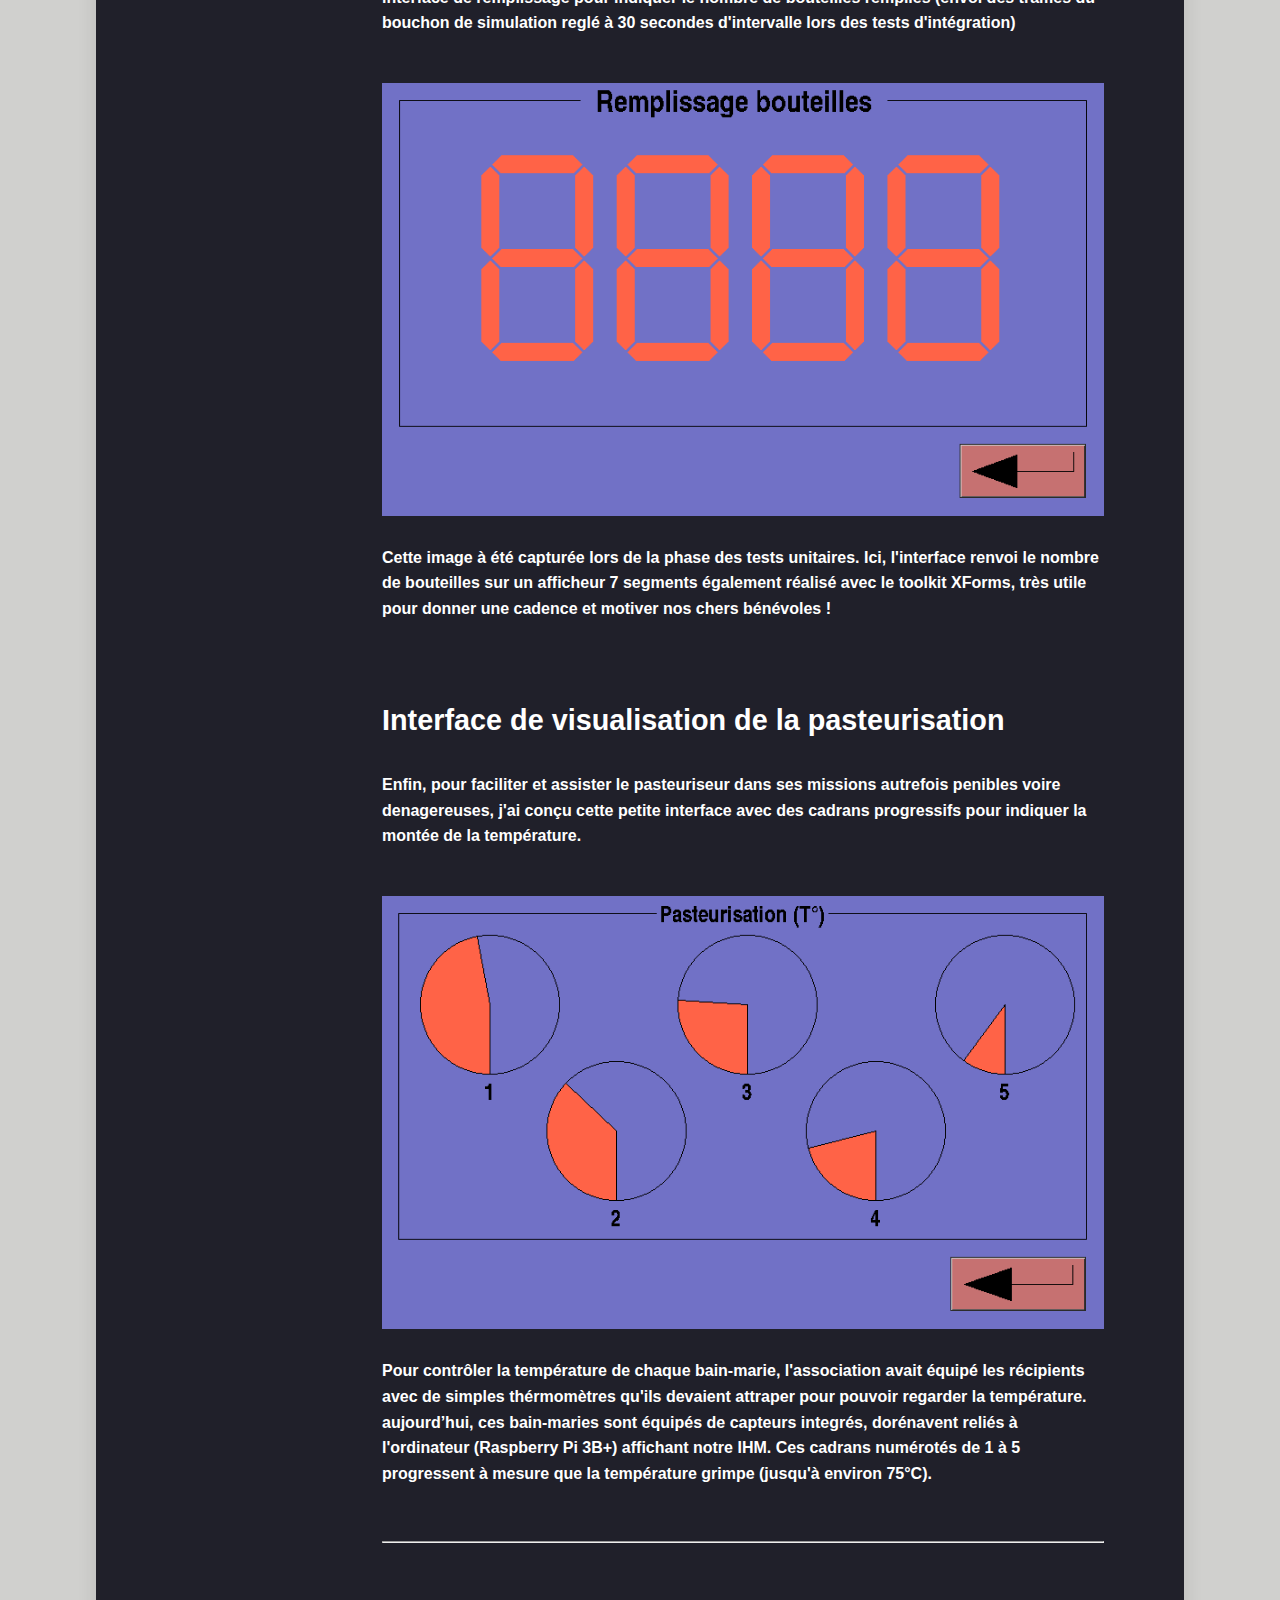
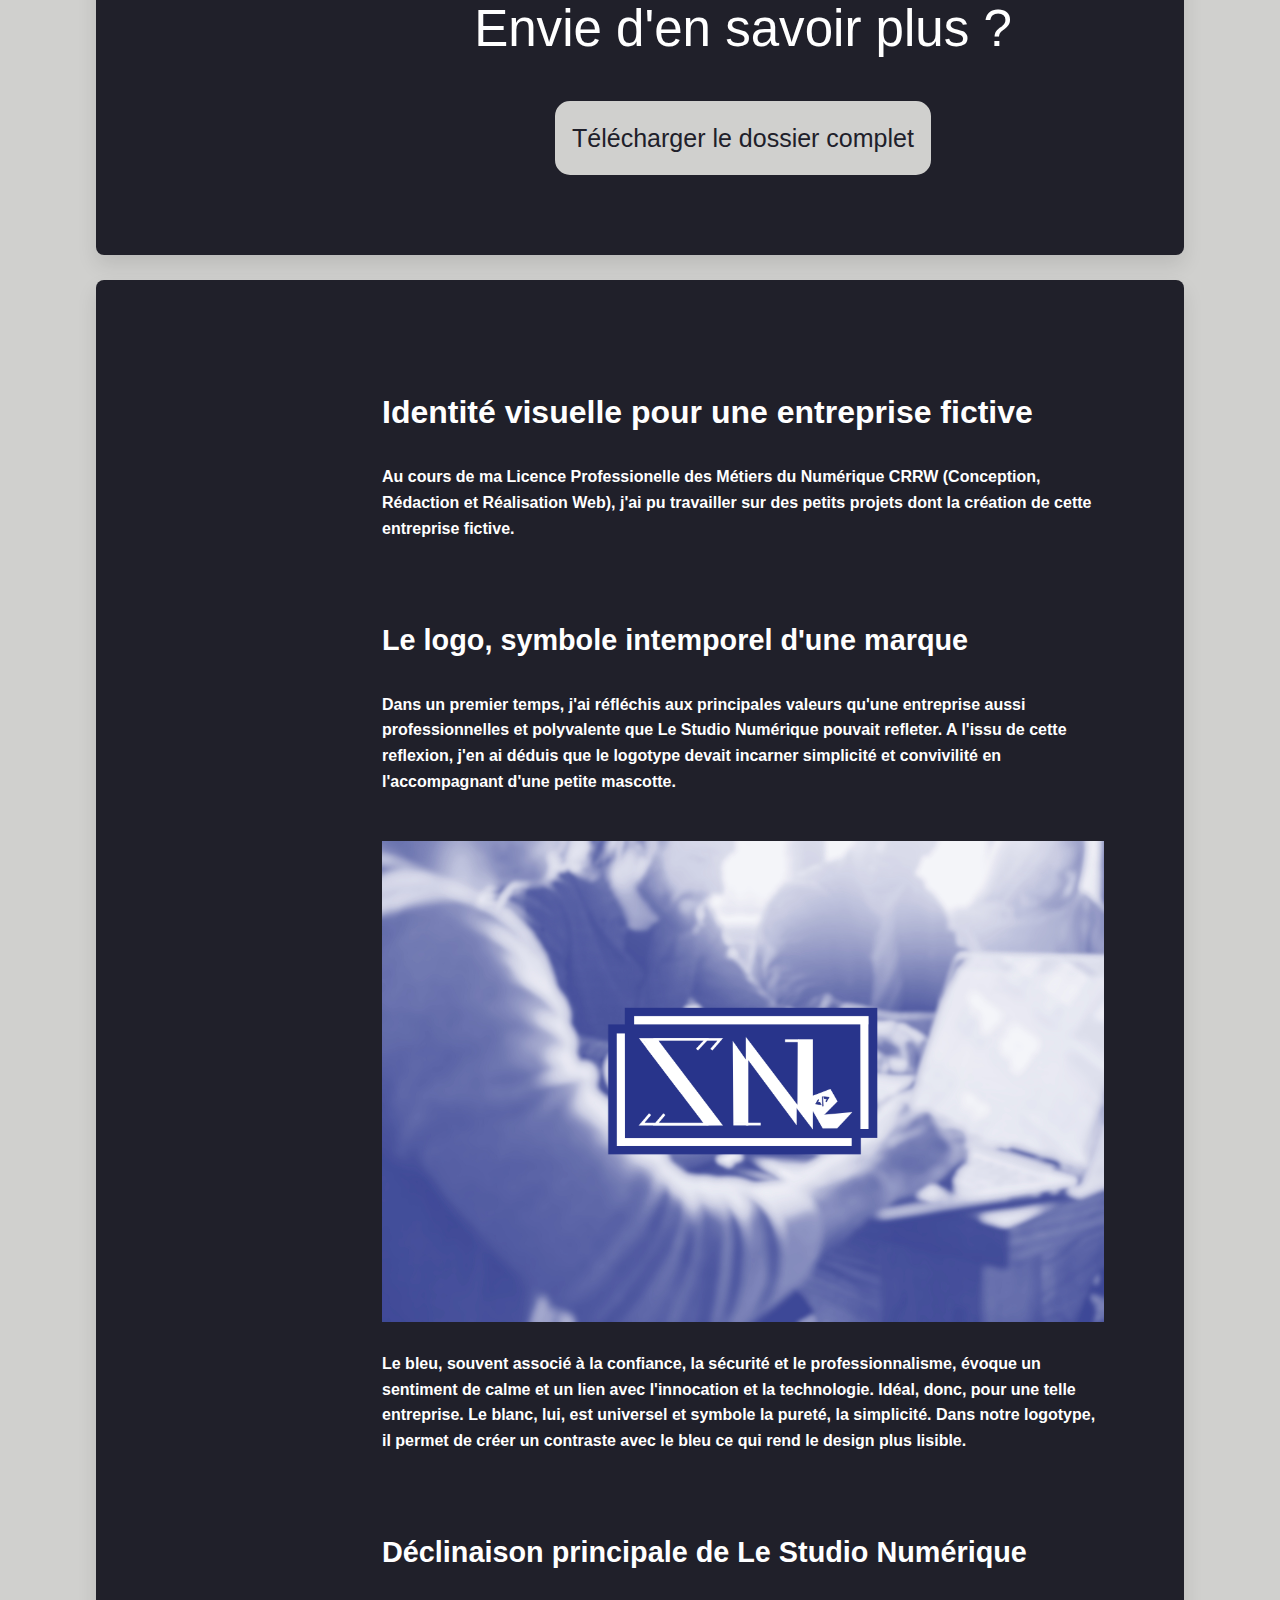
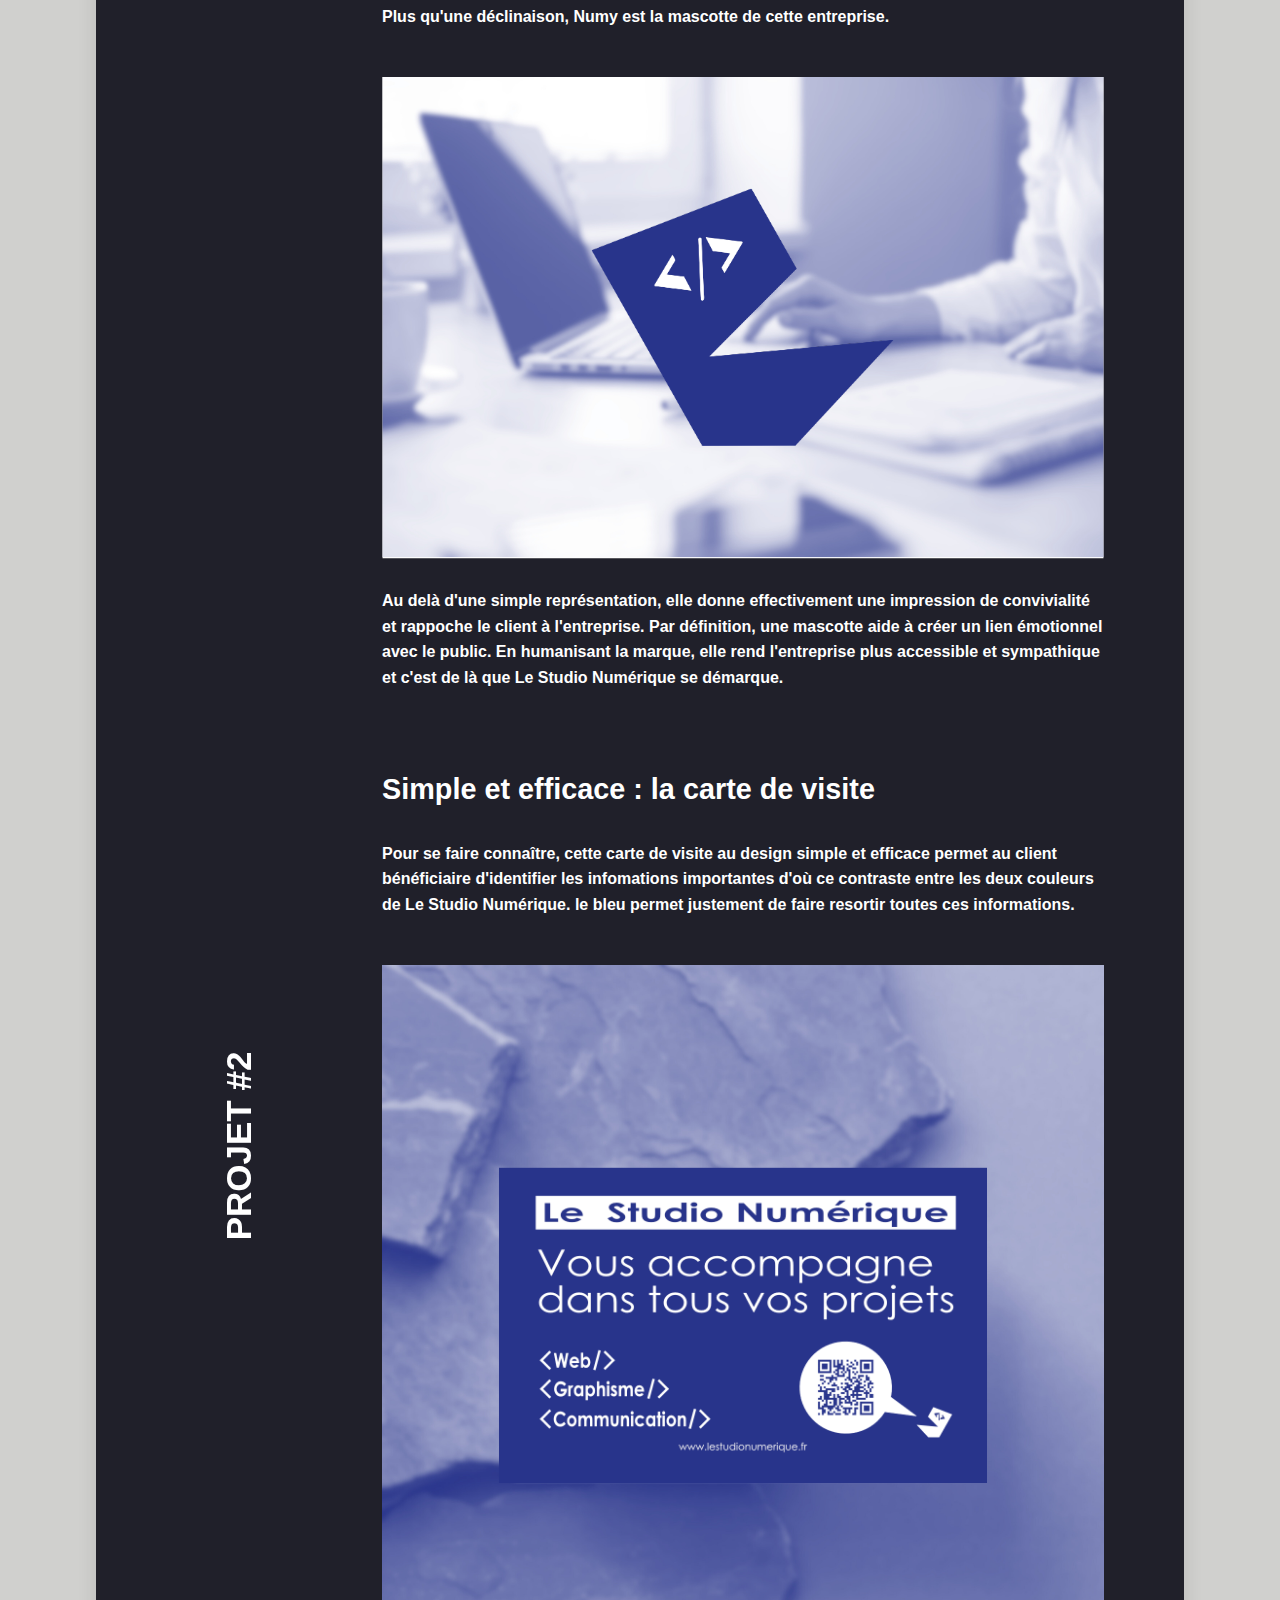
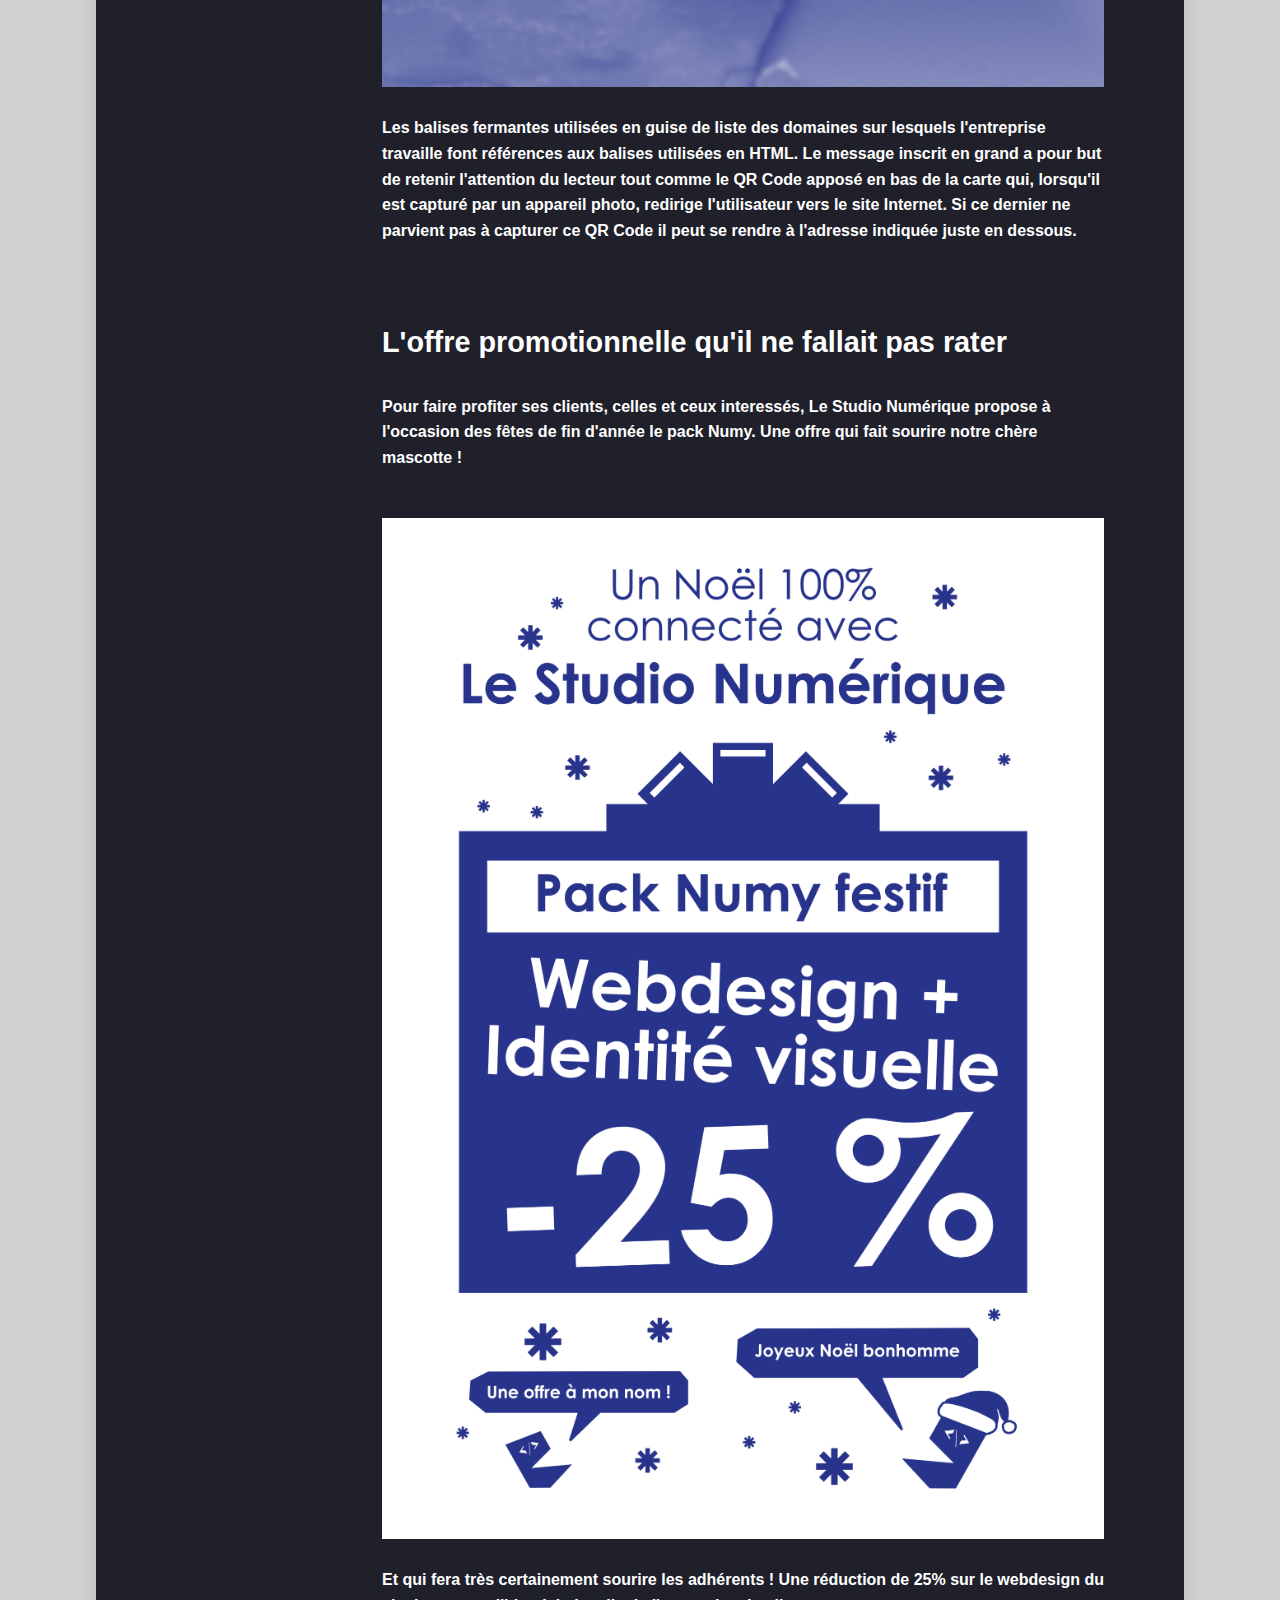
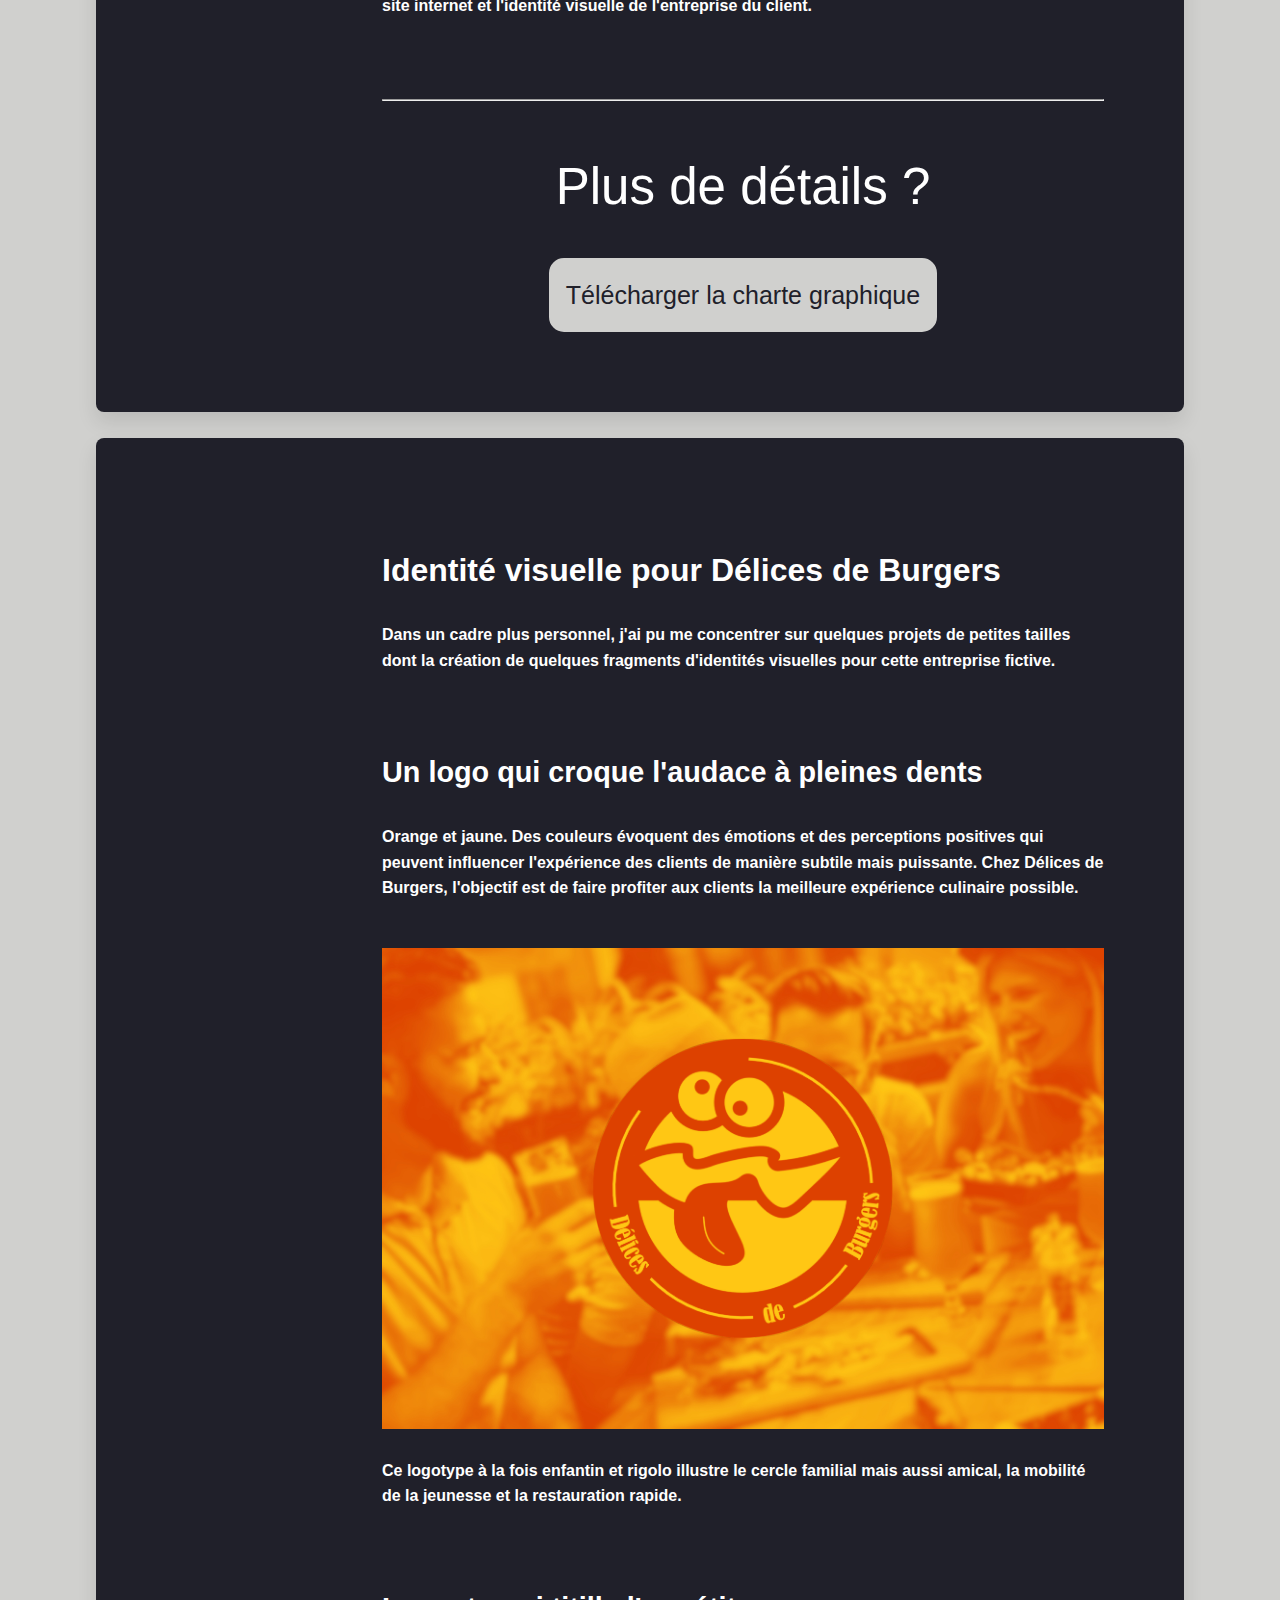
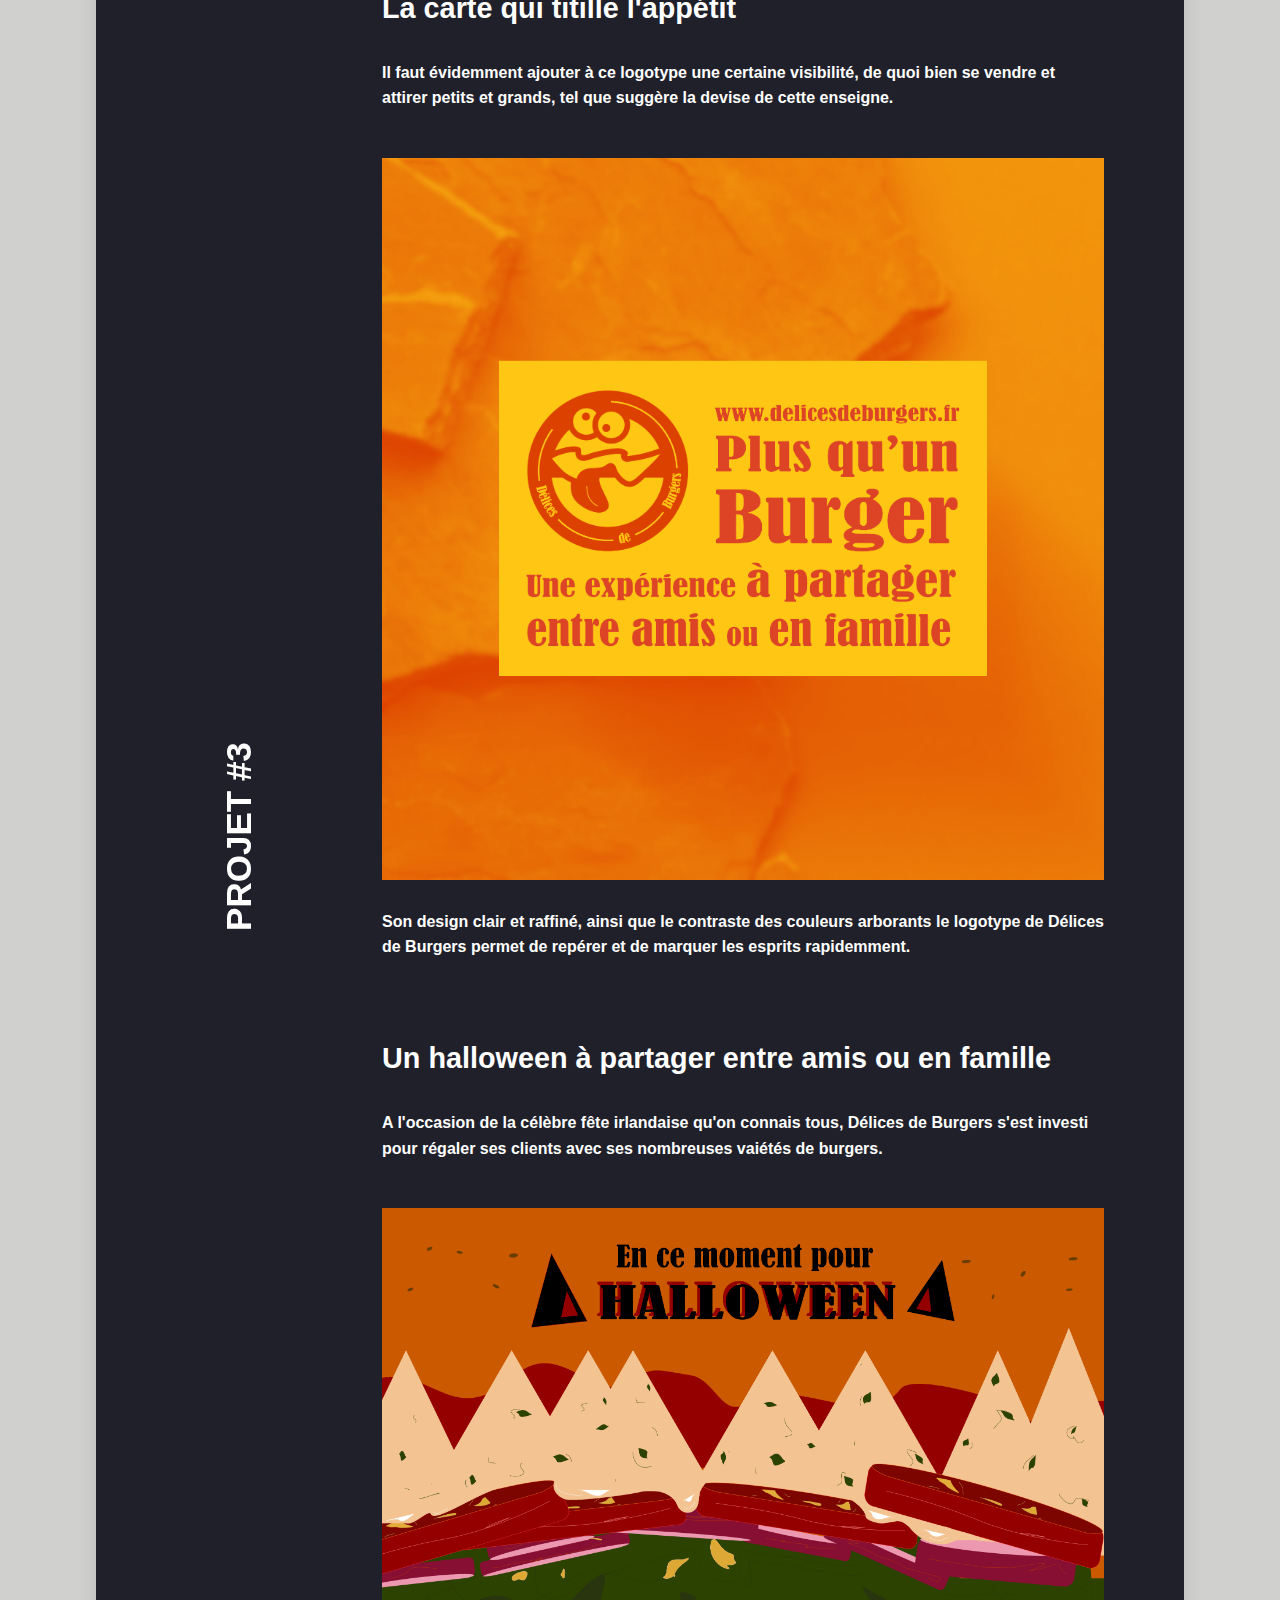
<file: portfolio.html>
<!DOCTYPE HTML>
<html lang="fr">

<head>
    <meta charset="UTF-8">
    <meta name="viewport" content="width=device-width, initial-scale=1.0">
    <title>Corentin Ribezzo</title>
    <link rel="stylesheet" href="./styles/styles.css">
    <meta name="description" content="Découvir mes dernières création sur mon superbe portfolio. Il s'agit là d'un extrait. ">
    <meta name="author" content="Corentin Ribezzo">
    <meta name="keywords" content="Portfolio, expérience, créations, imagination">
    <link rel="icon" href="./images/favicon.ico" type="image/x-icon">
    <link rel="preload" href="./images/photo_profil_460.png" as="image">
    <meta property="og:url" content="https://corentinrbz.github.io/">

    <meta property="og:type" content="website">
    <meta property="og:title" content="Corentin Ribezzo">
    <meta property="og:description" content="Site personnel de Corentin Ribezzo. Venez me découvrir !">
    <meta property="og:image" content="https://corentinrbz.github.io/images/photo_profil_460.png">
    <meta property="og:image:alt" content="Aperçu du portfolio de Corentin Ribezzo">

    <meta name="twitter:card" content="summary_large_image">
    <meta name="twitter:title" content="Corentin Ribezzo">
    <meta name="twitter:description" content="Découvrez mon parcours via mon portfolio en ligne.">
    <meta name="twitter:image" content="https://corentinrbz.github.io/images/photo_profil_460.png">
</head>
<!-- Google tag (gtag.js) -->
<script async src="https://www.googletagmanager.com/gtag/js?id=G-2MKP0JYMQQ"></script>
<script>
  window.dataLayer = window.dataLayer || [];
  function gtag(){dataLayer.push(arguments);}
  gtag('js', new Date());

  gtag('config', 'G-2MKP0JYMQQ');
</script>

<body>

    <header class="entete">
        <div class="conteneur">
            <nav class="navigation" role="navigation" aria-label="Menu de navigation">
                <ul class="liens">
                    <li><a href="index.html">Accueil</a></li>
                    <li><a href="cv.html">CV</a></li>
                    <li><a href="portfolio.html">Portfolio</a></li>
                    <li><a href="contact.html">Contact</a></li>
                    <li><a href="login.php" rel="nofollow">Admin</a></li>
                </ul>
            </nav>
        </div>
    </header>

    <main>
        <section class="section-contenu-cv">
            <div class="grp-titre-cv">
                <div class="titre-contenu-pf">
                    <h2>Projets réalisés</h2>
                    <p class="description-titre-pf"> Vous trouverez ci-dessous les projets <br>les plus complets réalisés
                        dans un cadre<br> scolaire mais aussi personnel</p>
                </div>
                <img class="photo-cv" src="./images/IMG_0434.png" alt="Photo de Corentin Ribezzo">
    
            </div>
    
            <div class="articles-flex-cv">
                <h3 class="nom-article-cv">PROJET #1</h3>
                <div class="experience" itemscope itemtype="https://schema.org/SoftwareApplication">
                    <h2>Interface Homme-Machine (client lourd)</h2>
                    <h4> En fin de cursus de mon Brevet de Technicien Supérieur en Systèmes Numériques,
                        j'ai eu l'opportunité de concevoir une Interface Homme-Machine (IHM) basée sur du language C grâce à
                        la bibliothèque de fonctions (toolkit) XForms
                        dans le cadre de l'épreuve E6-2 spécifique au programme scolaire. L'objectif était de répondre à
                        un besoin d'assistance et d'automatisation des productions de jus de pommes d'une association
                        située en Bretagne, venant en aide à ses diverses associations partenaires grâce à une demande de
                        production croissante. <br> <br>
                        Cette IHM se présente sous 4 interfaces permettant au bénévole de superviser la production avec un
                        délai de 30 secondes.
                        Des trames de données générées par un bouchon de simulation que nous interceptons via des fonctions
                        associées,
                        nous a permis de simuler graphiquement l'état de cette production de jus ainsi que le nombre de
                        bouteilles remplies.
                    </h4> <br>
                    <h3>Interface principale</h3>
                    <h4> En premier, il est selon moi important de définir notre interface
                        avec des termes simples, qu'il faudra ensuite bien respecter. J'ai donc choisi "ergonomie"
                        pour les gros pouces, les maladroites et maldroits qui n'ont pas de temps à perdre, simplicité et
                        universalité parce que les utilisateurs peuvent être de tout âge.
                    </h4> <br>
                    <img class="photo-pf" src="./images/maquette_inter_principale.png" alt="Interface principale"> <br>
                    <h4> Cette interface principale rappele effectivement les interfaces que l'on retrouve sur beaucoup de
                        voitures de nos jours.
                        Son design aéré ainsi que ses 4 petites images de type pixmap (à l'extension ".xpm") permet à
                        l'utilisateur de comprendre
                        immédiatement ce vers quoi ces boutons peuvent le rediriger. </h4>
                    <br>
                    <h3>Interface de déclaration d'une récolte</h3>
                    <h4> Quoi de mieux qu'une interface pour simplifier l'étape de récolte, autrefois pénibles et parfois
                        désordonnéees.
                    </h4> <br>
                    <img class="photo-pf" src="./images/maquette_inter_recolte.png" alt="Interface de récolte"> <br>
                    <h4>Afin de pouvoir établir des statistiques post-production, il faut permettre à chaque bénévole de
                        pouvoir s'"identifier",
                        de déclarer précisement le nombre de sacs qu'il a pu remplir, si possible en indiquant les variétés
                        récoltées mais également
                        de pouvoir identifier de façon originale la récolte qu'il a effectué par le biais d'une étiquette.
                        Cette étiquette est générée grâce au données récuperées en BDD puis imprimée au clique du bouton
                        présentant
                        l'image d'imprimante. </h4> <br>
                    <h3>Interface de déclaration d'une récolte</h3>
                    <h4> Retournons dès à present à l'interface d'accueil puis allons directement à l'interface
                        d'administration de cette production
                        de jus de pommes.</h4> <br>
                    <img class="photo-pf" src="./images/interface_admin.png" alt="Interface d'administration"> <br>
                    <h4>Cette deuxième interface est plus complexe que la précédente car elle contient des boutons
                        permettant d'accéder à
                        diverses interfaces secondaires. On y découvre notamment la possibilité d'inscrire une nouvelle
                        variété de pomme en
                        base de données (BDD), démarrer une nouvelle campagne de production (période de quelques jours
                        durant laquelle l'objectif
                        est de produire une caisse de 12 bouteilles de jus de pommes) ainsi que de gérer les utilisateurs
                        (ajout, modification ou
                        suppression de bénévoles récoltants).</h4> <br>
                    <h3>Interface de création d'une campagne</h3>
                    <h4> Lorsqu'une caisse contient 12 bouteilles, l'association signe la fin de la campagne associée.</h4>
                    <br>
                    <img class="photo-pf" src="./images/interface_crea_campagne.png"
                        alt="Interface de création de campagnes"> <br>
                    <h4>Ici, il est visiblement possible de sélectionner une date de début. Une campagne de production de
                        jus de
                        pommes est répartie sur 3 jours. La date de fin est automatiquement incrémentée grâce à une fonction
                        dédiée.
                        Le weekend laisse place à la vente du jus produis du mercredi au vendredi. </h4> <br>
                    <h3>Interface de statistiques de production</h3>
                    <h4> Comme énoncé en amont, il peut être utile pour l'association d'avoir un aperçu des statistiques
                        de productions nottament pour le patron de cette association qui souhaite obtenir plus
                        d'informations
                        concernant cette production.</h4> <br>
                    <img class="photo-pf" src="./images/interface_stat.png" alt="Interface d'informations de production">
                    <br>
                    <h4> Après avoir séléctionné l'utilisateur qui l'intéresse, le patron constate le nombre de bouteilles
                        qui ont été remplies
                        (avant pasteurisation), le nombre de sacs déclarés dans l'interface de déclaration de récoltes ainsi
                        que
                        le nombre de variétés récoltées que ce dernier à déclaré à l'IHM à la date affichée automatiquement.
                    </h4> <br>
                    <h3>Interface de gestion des récoltants</h3>
                    <h4> Imaginons miantenant que l'administrateur ou le patron de cette association veuille ajouter ou
                        supprimer un récoltant.
                        Et bien il peut tout à fait de faire grâce à cette simple interface de gestion des récoltants.</h4>
                    <br>
                    <img class="photo-pf" src="./images/interface_gest_recoltants.png"
                        alt="Interface de gestion des récoltants"> <br>
                    <h4> Après avoir séléctionné l'utilisateur qui l'intéresse, le patron constate le nombre de bouteilles
                        qui ont été remplies
                        (avant pasteurisation), le nombre de sacs déclarés dans l'interface de déclaration de récoltes ainsi
                        que
                        le nombre de variétés récoltées que ce dernier à déclaré sur l'IHM à la date affichée
                        automatiquement. </h4> <br>
                    <h3>Interface de visualisation du remplissage</h3>
                    <h4> Pour accompagner les remplisseurs lors du remplissage des bouteilles, j'ai développé cette
                        interface de remplissage
                        pour indiquer le nombre de bouteilles remplies (envoi des trames du bouchon de simulation reglé à 30
                        secondes
                        d'intervalle lors des tests d'intégration) </h4> <br>
                    <img class="photo-pf" src="./images/maquette_inter_remp.png" alt="Interface de remplissage"> <br>
                    <h4> Cette image à été capturée lors de la phase des tests unitaires. Ici, l'interface renvoi le nombre
                        de bouteilles sur un
                        afficheur 7 segments également réalisé avec le toolkit XForms, très utile pour donner une cadence et
                        motiver nos chers bénévoles !</h4> <br>
                    <h3>Interface de visualisation de la pasteurisation</h3>
                    <h4> Enfin, pour faciliter et assister le pasteuriseur dans ses missions autrefois penibles voire
                        denagereuses,
                        j'ai conçu cette petite interface avec des cadrans progressifs pour indiquer la montée de la
                        température. </h4> <br>
                    <img class="photo-pf" src="./images/maquette_inter_pasteu.png" alt="Interface de pasteurisation"> <br>
                    <h4> Pour contrôler la température de chaque bain-marie, l'association avait équipé les récipients avec
                        de simples thérmomètres qu'ils devaient attraper pour pouvoir regarder la température. aujourd’hui,
                        ces bain-maries sont équipés de capteurs integrés, dorénavent reliés à l'ordinateur (Raspberry Pi
                        3B+)
                        affichant notre IHM. Ces cadrans numérotés de 1 à 5 progressent à mesure que la température grimpe
                        (jusqu'à environ 75°C).</h4> <br>
                    <hr> <br>
                    <section class="section-contenu3">
                        <header class="titre-contenu3">
                            <p>Envie d'en savoir plus ?</p>
                        </header>
                        <div class="articles-flex3">
                            <article class="article3">
                                <a href="./docs/E6-2_RIBEZZO_Corentin_projet-pommes_dossierIndividuel.pdf"
                                    download="E6-2_RIBEZZO_Corentin_projet-pommes_dossierIndividuel.pdf"
                                    class="bouton-decouvrir5">Télécharger le dossier complet</a>
                            </article>
                        </div>
                    </section>
                </div>
            </div> <br>
    
            <div class="articles-flex-cv" >
                <h3 class="nom-article-cv">PROJET #2</h3>
                <div class="experience" itemscope itemtype="https://schema.org/CreativeWork">
                    <h2>Identité visuelle pour une entreprise fictive</h2>
                    <h4> Au cours de ma Licence Professionelle des Métiers du Numérique CRRW (Conception, Rédaction et
                        Réalisation Web), j'ai pu travailler sur des petits projets dont la création de cette entreprise
                        fictive. </h4> <br>
                    <h3>Le logo, symbole intemporel d'une marque</h3>
                    <h4> Dans un premier temps, j'ai réfléchis aux principales valeurs qu'une entreprise aussi
                        professionnelles et
                        polyvalente que Le Studio Numérique pouvait refleter. A l'issu de cette reflexion, j'en ai déduis
                        que
                        le logotype devait incarner simplicité et convivilité en l'accompagnant d'une petite mascotte.
                    </h4> <br>
                    <img class="photo-pf" src="./images/presentation_logo_lsn.svg" alt="Logotype de Le Studio Numérique">
                    <br>
                    <h4> Le bleu, souvent associé
                        à la confiance, la sécurité et le professionnalisme, évoque un sentiment de calme et un lien avec
                        l'innocation et la technologie. Idéal,
                        donc, pour une telle entreprise. Le blanc, lui, est universel et symbole la pureté, la simplicité.
                        Dans notre logotype, il permet
                        de créer un contraste avec le bleu ce qui rend le design plus lisible. </h4>
                    <br>
                    <h3>Déclinaison principale de Le Studio Numérique</h3>
                    <h4> Plus qu'une déclinaison, Numy est la mascotte de cette entreprise.
                    </h4> <br>
                    <img class="photo-pf" src="./images/presentation_mascottte_lsn.svg"
                        alt="Mascotte de Le Studio Numérique"> <br>
                    <h4>Au delà d'une simple représentation, elle donne effectivement une impression de convivialité et
                        rappoche le
                        client à l'entreprise. Par définition, une mascotte aide à créer un lien émotionnel avec le public.
                        En humanisant la marque, elle rend l'entreprise plus accessible et sympathique et c'est de là que Le
                        Studio Numérique se démarque. </h4> <br>
                    <h3>Simple et efficace : la carte de visite</h3>
                    <h4> Pour se faire connaître, cette carte de visite au design simple et efficace permet au client
                        bénéficiaire d'identifier
                        les infomations importantes d'où ce contraste entre les deux couleurs de Le Studio Numérique.
                        le bleu permet justement de faire resortir toutes ces informations. </h4> <br>
                    <img class="photo-pf" src="./images/presentation_cartevisite_lsn.svg"
                        alt="Carte de visite de Le Studio Numérique"> <br>
                    <h4>Les balises fermantes utilisées en guise de liste des domaines sur lesquels l'entreprise travaille
                        font références aux balises utilisées en HTML.
                        Le message inscrit en grand a pour but de retenir l'attention du lecteur tout comme le QR Code
                        apposé en bas de la carte qui, lorsqu'il
                        est capturé par un appareil photo, redirige l'utilisateur vers le site Internet. Si ce dernier ne
                        parvient pas à capturer ce QR Code
                        il peut se rendre à l'adresse indiquée juste en dessous.</h4> <br>
                    <h3>L'offre promotionnelle qu'il ne fallait pas rater</h3>
                    <h4>Pour faire profiter ses clients, celles et ceux interessés, Le Studio Numérique propose à l'occasion
                        des fêtes de fin d'année le pack Numy. Une offre qui fait sourire notre chère mascotte !</h4> <br>
                    <img class="photo-pf" src="./images/affiche_noel_lsn.png" alt="Affiche publicitaire promotionnelle">
                    <br>
                    <h4>Et qui fera très certainement sourire les adhérents ! Une réduction de 25% sur le webdesign du site
                        internet et l'identité visuelle de l'entreprise du client. </h4> <br>
                    <br>
                    <hr> <br>
                    <section class="section-contenu3">
                        <header class="titre-contenu3">
                            <p>Plus de détails ?</p>
                        </header>
                        <div class="articles-flex3">
                            <article class="article3">
                                <a href="./docs/charte-graphique-lestudionumerique-ribezzo-corentin.pdf"
                                    download="charte-graphique-lestudionumerique-ribezzo-corentin.pdf"
                                    class="bouton-decouvrir5">Télécharger la charte graphique</a>
                            </article>
                        </div>
                    </section>
                </div>
            </div> <br>
    
            <div class="articles-flex-cv">
                <h3 class="nom-article-cv">PROJET #3</h3>
                <div class="experience" itemscope itemtype="https://schema.org/CreativeWork">
                    <h2>Identité visuelle pour Délices de Burgers</h2>
                    <h4> Dans un cadre plus personnel, j'ai pu me concentrer sur quelques projets de petites tailles dont la
                        création de quelques fragments d'identités visuelles pour cette entreprise fictive. </h4> <br>
                    <h3>Un logo qui croque l'audace à pleines dents</h3>
                    <h4> Orange et jaune. Des couleurs évoquent des émotions et des perceptions positives qui peuvent
                        influencer l'expérience des clients
                        de manière subtile mais puissante. Chez Délices de Burgers, l'objectif est de faire profiter aux
                        clients la meilleure expérience
                        culinaire possible.
                    </h4> <br>
                    <img class="photo-pf" src="./images/presentation_logo_ddb.svg" alt="Logotype de Délices de Burgers">
                    <br>
                    <h4> Ce logotype à la fois enfantin et rigolo illustre le cercle familial mais aussi amical, la mobilité
                        de la jeunesse et la restauration rapide. </h4>
                    <br>
                    <h3>La carte qui titille l'appétit</h3>
                    <h4> Il faut évidemment ajouter à ce logotype une certaine visibilité, de quoi bien se vendre et attirer
                        petits et grands, tel que suggère la devise de cette enseigne.
                    </h4> <br>
                    <img class="photo-pf" src="./images/presentation_cartevisite_ddb.svg"
                        alt="Carte de visite de Délices de Burgers"> <br>
                    <h4>Son design clair et raffiné, ainsi que le contraste des couleurs arborants le logotype de Délices de
                        Burgers permet de repérer et de marquer les esprits rapidemment. </h4> <br>
                    <h3>Un halloween à partager entre amis ou en famille </h3>
                    <h4> A l'occasion de la célèbre fête irlandaise qu'on connais tous, Délices de Burgers s'est investi
                        pour régaler ses clients avec ses nombreuses vaiétés de burgers. </h4> <br>
                    <img class="photo-pf" src="./images/affiche_halloween_ddb.png"
                        alt="Carte de visite de Le Studio Numérique"> <br>
                    <h4>Délices de Burgers prépare de savoureux burgers dont les ingrédients sont issus d'une production
                        locale de qualité.
                        C'est un restaurant qui offre à ses clients une expérience innoubliable de par ses incroyables
                        burgers
                        en plus d'être accompagnés et conseillés par un personnel à l'écoute des besoins de chaque client.
                    </h4> <br>
                    <br>
                    <hr> <br>
                    <section class="section-contenu3">
                        <header class="titre-contenu3">
                            <p>Intéressante cette affiche, non ?</p>
                        </header>
                        <div class="articles-flex3">
                            <article class="article3">
                                <a href="./docs/affiche_halloween_ddb.pdf" download="affiche_halloween_ddb.pdf"
                                    class="bouton-decouvrir5">Télécharger l'affiche</a>
                            </article>
                        </div>
                    </section>
                </div>
            </div>
    
        </section>
    
        <section class="section-contenu2">
            <header class="titre-contenu2">
                <p>Mon profil vous intéresse ?</p>
            </header>
            <div class="articles-flex2">
                <article class="article2">
                    <a href="contact.html" class="bouton-decouvrir4">Me contacter</a>
                </article>
            </div>
        </section>
    </main>

    <footer id="footer">
        <p class="copyright">&copy; 2025 Corentin Ribezzo. Tous droits réservés.</p>
    </footer>

</body>

</html>
</file>
<file: styles/styles.css>
.entete {
    background-color: #20202A;
    color: white;
    padding: 20px;
    position: sticky;
    top: 0;
    z-index: 10;
    
}

.navigation {
    display: flex;
    justify-content: center;
    align-items: center;
}

.liens {
    list-style: none;
    display: flex;
    gap: 40px;
}

.liens a {
    color: white;
    text-decoration: none;
    font-size: 1.1rem;
    padding: 10px;
    border-radius: 5px;
    position: relative;
    transition: 0.3s ease;
}

.liens a:hover {
    background-color: #D0D0CE;
    color: #20202A;
    transform: scale(1.1);
}

.container {
    display: flex;
    flex: 2;
    flex-direction: row;
    gap: 80px;
    margin-top: 110px;
    padding: 20px;
    margin-left: 283px;
    margin-right: 283px;
    margin-bottom: 115px;
    height: auto;
    justify-content: center; /* Aligne tout en haut */
    align-items: center;
}

.flex-left {
    flex: 1;
    display: flex;
   
}

.photo-profil {
    width: 400px;
    height: auto;
    border-radius: 100%;
    border: 10px solid #20202A;
    justify-content: center;
    align-items: center;
}

.flex-right {
    display: flex;
    flex: 3;
    flex-direction: column;

}

.nom-prenom {
    font-family: Impact, Haettenschweiler, 'Arial Narrow Bold', sans-serif;
    font-size: 60px;
    margin-top: -35px;
}

.description-domaines {
    margin-top: -60px;
    font-family: Impact, Haettenschweiler, 'Arial Narrow Bold', sans-serif;
    font-size: 37px;
}

.presentation {
    margin-bottom: 20px;
    margin-top: -40px;
}

.bouton-decouvrir1 {
    color: #D0D0CE;
    background-color: #20202A;
    padding: 15px;
    border-radius: 15px;
    border: 2px solid transparent;
    font-family:Impact, Haettenschweiler, 'Arial Narrow Bold', sans-serif;
    font-size: 25px;
    width: 100%;
    text-decoration: none;
    text-align: center;
    display: block;

}

.bouton-decouvrir1:hover {
    color: #20202A;
    background-color: #D0D0CE;
    text-decoration: none;
    border-color: #20202A;
}

/* Contenu */
.section-contenu {
    padding: 60px ;
    background-color:#20202A;
}

.titre-contenu {
    margin-top: -70px;
    margin-bottom: 80px;
    color: white;
    font-size: 2.85vw;
    text-align: center;
}

.articles-flex {
    display: flex;
    justify-content: center;
    gap: 80px;
    margin-top: -40px;
}

.nom-article {
    font-size: 25px;
    margin-bottom: -10px;
    color: #20202A;
}

.article {
    display: flex;
    flex-direction: column;
    width: 30%;
    background: #D0D0CE;
    padding: 20px;
    border-radius: 8px;
    box-shadow: 0 10px 20px rgba(0, 0, 0, 0.1);
    transition: 0.3s ease;
}

.article:hover {
    transform: scale(1.05);
}

.article img {
    max-width: 100%;
    border-radius: 8px;
    filter: grayscale(100%);
}

.image:hover img {
    filter: blur(5px);
}


.bouton-decouvrir3 {
    color: #D0D0CE;
    background-color: #20202A;
    padding: 10px;
    border-radius: 15px;
    border: 2px solid transparent;
    font-family:Impact, Haettenschweiler, 'Arial Narrow Bold', sans-serif;
    align-items: center;
    font-size: 15px;
    text-decoration: none;
    text-align: center;
}

.bouton-decouvrir3:hover {
    color: #20202A;
    background-color: #D0D0CE;
    text-decoration: none;
    border-color: #20202A;
}

.titre-contenu2 {
    color: #20202A;
    font-size: 2.85vw;
    text-align: center;
    margin-top: -40px;
}


.section-contenu2 {
    padding: 60px ;
    background-color:#D0D0CE;
}

.titre-contenu3 {
    color: #D0D0CE;
    font-size: 2.85vw;
    
    text-align: center;
    margin-top: -40px;
}

.titre-contenu3 p {
    font-family: Impact, Haettenschweiler, 'Arial Narrow Bold', sans-serif !important;
}

.section-contenu3 {
    display: flex;
    flex-direction: column;
}

.articles-flex3 {
    display: flex;
    flex-direction: row;
    justify-content: center;
    align-items: center;
    gap: 40px;
    margin-top: -20px;
}

.article3 {
    display: flex;
    justify-content: center;
}

.bouton-decouvrir5 {
    color: #20202A;
    background-color: #D0D0CE;
    padding: 15px;
    border-radius: 15px;
    border: 2px solid #D0D0CE;
    font-family:Impact, Haettenschweiler, 'Arial Narrow Bold', sans-serif;
    font-size: 25px;
    text-decoration: none;
    text-align: center;

}

.bouton-decouvrir5:hover {
    color: #D0D0CE;
    background-color: #20202A;
    text-decoration: none;
    
}

.article2 {
    display: flex;
    flex-direction: column;
    width: 20%;
    justify-content: center;
}

.articles-flex2 {
    display: flex;
    flex-direction: row;
    justify-content: center;
    align-items: center;
    gap: 40px;
    margin-top: -20px;
    width: 100%;
}

.bouton-decouvrir4 {
    color: #D0D0CE;
    background-color: #20202A;
    padding: 15px;
    border-radius: 15px;
    border: 2px solid transparent;
    font-family:Impact, Haettenschweiler, 'Arial Narrow Bold', sans-serif;
    font-size: 25px;
    text-decoration: none;
    text-align: center;

}

.bouton-decouvrir4:hover {
    color: #20202A;
    background-color: #D0D0CE;
    text-decoration: none;
    border-color: #20202A;
}

/* Formulaire */
form {
    display: flex;
    flex-direction: column;
    margin-top: 20px;
}



.flex-bouton-competences {
    display: flex;
    flex-direction: row;
    justify-content: flex-start;
}

.flex-saisie-competences {
    display: flex;
    flex-direction: row;
    align-items: center;
    gap: 10px;
}

.flex-saisie-contact {
    display: flex;
    flex-direction: row;
    align-items: center;
    justify-content: center;
    width: 50%;
    height: 80px;
    font-size: 20px;
}

.flex-saisie-contact input {
    height: auto;
    width: 100%;
    font-size: 20px;
    border-radius: 15px;
}

.flex-saisie-contact ::placeholder {
    color: #20202A;
}

.formulaire-ajout {
    display: flex;
    flex-direction: column; /* Aligne les éléments en colonne */
    justify-content: center; /* Centre les éléments verticalement */
    align-items: center; /* Centre les éléments horizontalement */
    gap: 5px;
    width: 100%; /* Assurez-vous que le conteneur prend toute la largeur */
    height: auto; /* Hauteur automatique en fonction du contenu */
}

.formulaire-ajout textarea {
    margin-top: 80px;
    font-family: Arial, Helvetica, sans-serif;
    color: #20202A;
    padding: 10px;
    border-radius: 15px;
    width: 100%; /* Largeur totale du conteneur parent */
    min-height: 100px; /* Hauteur minimale */
    font-size: 20px;
    text-align: left; /* Texte aligné à gauche */
    position: sticky; /* Position fixe relative au conteneur parent */

}







.formulaire-ajout {
    display: flex;
    flex-direction: column;
    justify-content: center;
    align-items: center;
    gap: 5px;
    

}






input, select {
    margin-top: 5px;
    padding: 10px;
    border: 1px solid #20202A;
    border-radius: 4px;
    flex-grow: 1;

}

.bouton-action {
    align-items: left;
    color: #20202A;
    background-color: #D0D0CE;
    padding: 8px;
    border-radius: 15px;
    border: 2px solid white;
    font-family: Impact, Haettenschweiler, 'Arial Narrow Bold', sans-serif;
    font-size: 15px;

}

.bouton-action:hover {
    color: white; 
    background-color: #20202A;
}
















/* Media Query pour les petits écrans (max-width: 768px) */
@media (max-width: auto) {
    .entete {
        background-color: #20202A;
        color: white;
        padding: 1rem;

        top: 0;
        height: 2rem;
        width: 15 rem ;
    }

    .navigation {
        display: flex;
        justify-content: space-between;
        align-items: center;
        margin-top: -15px;
    }

    .liens {
        list-style: none;
        display: flex;
        gap: 10px;
    }
    
    .container {
        display: flex;
        flex-direction: column; /* Disposition en colonne sur petits écrans */
        align-items: center; /* Centrer les éléments */
        gap: 40px;
        margin-top: 60px;
    }

    .flex-left, .flex-right {
        width: auto; /* Ajuster la largeur des sections */
        margin-top: 60px;
        padding: 20px; /* Réduire le padding */
    }

    .photo-profil {
        width: 100%;          /* L'image occupe 30% de la largeur de son conteneur parent */
        height: auto;        /* La hauteur s'ajuste automatiquement en fonction de la largeur */
        border-radius: 50%;  /* Pour garder la forme circulaire */
        object-fit: cover;
        margin-top: 40px;
    }

    .prenom-titre {
        
        font-size: 5rem; /* Réduire la taille des titres pour petits écrans */
        text-align: center; /* Centrer les titres */
    }

    .citation-titre {
        font-size: 2rem; /* Réduire la taille des titres pour petits écrans */
        text-align: center;
    }

    .presentation {
        background-color: #20202A;
        color: white;
        padding-left: 30px;
        padding-right: 30px;
        border-radius: 30px;
        display: flex;
        margin-top: 150px;
        width: 80%;
        justify-content: center;
        margin-left: auto;
        margin-right: auto;
    }

    .titre-texte-presentation {
        text-align: center;
        display: flex;
        font-size: 1.5rem;
    }

    .texte {
        font-family: 'Franklin Gothic Medium';
        font-size: 20px;
    }

}

body {
    font-family: Impact, Haettenschweiler, 'Arial Narrow Bold', sans-serif;
    background-color: #D0D0CE;
    color: #20202A;
    margin: 0;
    padding: 0;
    line-height: 1.6;
}


.image-accueil img {
    max-width: 100%;
    border-radius: 10px;
    box-shadow: 0 4px 10px rgba(0, 0, 0, 0.1);
}

/* Container */


.container {
    display: flex;
    flex: 2;
    flex-direction: row;
    gap: 80px;
    margin-top: 110px;
    padding: 20px;
    margin-left: 283px;
    margin-right: 283px;
    margin-bottom: 115px;
    height: auto;
    justify-content: center; /* Aligne tout en haut */
    align-items: center;
}

/* Header */


.section-contenu-cv {
    display: flex;
    flex-direction: column;
    padding: 60px ;
    background-color:#D0D0CE;
    justify-content: center;
    align-items: center;
    margin-bottom: -60px;
}

.articles-flex-cv {
    flex-direction: row;
    display: flex;
    flex: 2;
    width: 80%;
    background: #20202A;
    padding: 60px;
    border-radius: 8px;
    box-shadow: 0 10px 20px rgba(0, 0, 0, 0.1);
    gap: 80px;
    padding: 80px;
}

.nom-article-cv {
    font-size: 35px;
    color: white;
    display: flex;
    flex-direction: column;
    align-items: center;
    justify-content: center;
    writing-mode: vertical-rl;
    text-orientation: mixed;
    transform: rotate(180deg);

}


.contact {
    display: flex;
    flex-direction: column;
    font-size: 20px;
    color: white;
    align-items: flex-start;
    padding: 20px;
    align-items: center;
    justify-content: center;

    font-family: 'Franklin Gothic Medium';
    flex-grow: 1;
}


.titre-contenu-cv {

    color: #20202A;
    font-size: 2.85vw;
    text-align: left;
    justify-content: center;
    display: flex;
    flex-direction: column;
}

.titre-contenu-cv .p {
    display: flex;
    text-align: center;
}

.photo-cv {
    float: left;
    width: auto;
    height: 500px;
    margin-right: 20px; /* Ajoute un espace entre l'image et le texte */
}


.grp-titre-cv {
    display: flex;
    flex-direction: row;
}

.description-titre-cv {
    font-size: 25px;
    font-family: Arial, Helvetica, sans-serif;
    text-align: left;
}

.photo img {
    width: 150px;
    height: 150px;
    border-radius: 50%;
    margin-right: 20px;
}

.informations-1-cv {
    display: flex;
    flex-direction: column;
    flex: 2;
}

.nom-prenom-cv {
    font-family: Impact, Haettenschweiler, 'Arial Narrow Bold', sans-serif;
    font-size: 2.5rem;
}

.description-domaines-cv {
    font-family: Impact, Haettenschweiler, 'Arial Narrow Bold', sans-serif;
    font-size: 25px;
    margin-top: -20px;
}





.informations .profession {
    font-size: 1.3em;
    font-weight: bold;
    color: #6c757d;
}

.informations .contact {
    font-size: 1.1em;
    color: #495057;
    margin: 5px 0;
}

/* Expériences */
.experiences {
    margin-bottom: 30px;
    padding: 60px;
}

.experience h3 {
    font-size: 1.8em;
    color: white;
    font-family: Arial, Helvetica, sans-serif;
}

.experience h2 {
    font-size: 2em;
    color: white;
}

.experience h4 {
    font-size: 1em;
    color: white;
    font-family: Arial, Helvetica, sans-serif;
}

.experience p {
    font-size: 1.4em;
    color: white;
    font-family: Arial, Helvetica, sans-serif;
}

.titre-contenu-pf {

    color: #20202A;
    font-size: 2.85vw;
    text-align: right;
    justify-content: center;
    display: flex;
    flex-direction: column;
}

.titre-contenu-pf .p {
    display: flex;
    text-align: center;
}

.description-titre-pf {
    font-size: 25px;
    font-family: Arial, Helvetica, sans-serif;
    text-align: right;
}

.photo-pf {
    width: 100%;
    height: auto;

}


.experience ul {
    font-size: 20px;
    color: white;
    font-family: Arial, Helvetica, sans-serif;
}

/* Formations et Compétences */
.formations-competences {
    margin-bottom: 30px;
}

.formations-competences h2 {
    font-size: 2em;
    color: #20202a;
}

.formations-competences .formation h3 {
    font-size: 1.8em;
    color: #20202a;
}

.formations-competences .competences ul {
    margin-left: 20px;
}

.formations-competences .competences li {
    font-size: 1.1em;
    color: #495057;
}

/* Centres d'intérêt */
.centres-interet h2 {
    font-size: 2em;
    color: #20202a;
}

.centres-interet ul {
    margin-left: 20px;
}

.centres-interet li {
    font-size: 1.1em;
    color: #495057;
}



/* Footer */
#footer {
    background-color: #20202A;
    color: white;
    text-align: center;
    padding: 30px 20px;
    font-size: 0.9rem;
}

#footer p a {
    color: white;
    text-decoration: underline;
}
</file>
